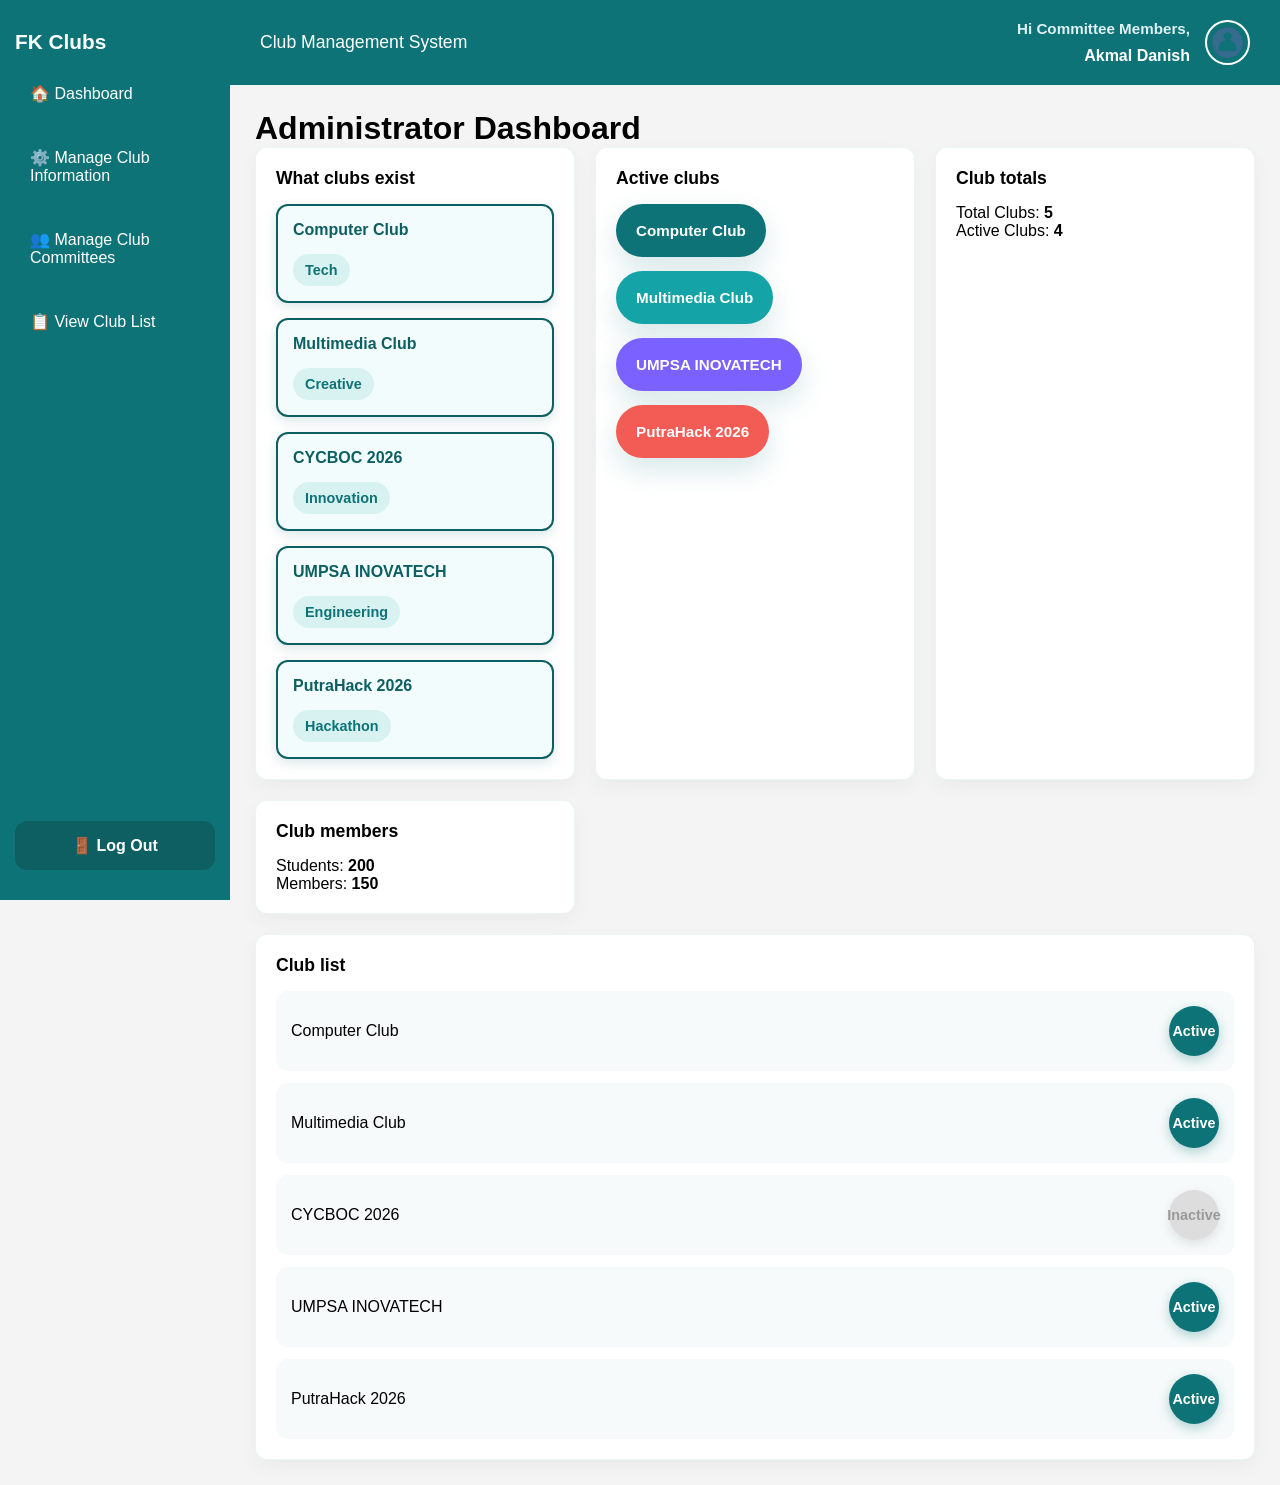
<file: index.html>
<!DOCTYPE html>
<html lang="en">
<head>
<meta charset="UTF-8">
<meta name="viewport" content="width=device-width, initial-scale=1.0">
<title>Club Management</title>
<link rel="stylesheet" href="styles.css">
</head>
<body>

<div class="layout">

<!-- SIDEBAR -->
<div class="sidebar">
    <h2>FK Clubs</h2>

    <a onclick="showPage('dashboard')">🏠 Dashboard</a>
    <a onclick="showPage('manageClub')">⚙️ Manage Club Information</a>
    <a onclick="showPage('committee')">👥 Manage Club Committees</a>
    <a onclick="showPage('clubList')">📋 View Club List</a>
    <button class="logout-btn" onclick="logout()">🚪 Log Out</button>
</div>

<!-- MAIN -->
<div class="main">

<div class="topbar">
    <span>Club Management System</span>
    <div class="user-info">
        <div class="user-text">
            <span class="greeting">Hi Committee Members,</span>
            <strong>Akmal Danish</strong>
        </div>
        <img src="profile.png" class="avatar">
    </div>
</div>

<!-- DASHBOARD -->
<div id="dashboard" class="page">
    <h1>Administrator Dashboard</h1>

    <div class="dashboard-list">
        <div class="dashboard-box">
            <h3>What clubs exist</h3>
            <div class="club-grid">
                <div class="club-item">
                    <strong>Computer Club</strong>
                    <span class="club-tag">Tech</span>
                </div>
                <div class="club-item">
                    <strong>Multimedia Club</strong>
                    <span class="club-tag">Creative</span>
                </div>
                <div class="club-item">
                    <strong>CYCBOC 2026</strong>
                    <span class="club-tag">Innovation</span>
                </div>
                <div class="club-item">
                    <strong>UMPSA INOVATECH</strong>
                    <span class="club-tag">Engineering</span>
                </div>
                <div class="club-item">
                    <strong>PutraHack 2026</strong>
                    <span class="club-tag">Hackathon</span>
                </div>
            </div>
        </div>
        <div class="dashboard-box">
            <h3>Active clubs</h3>
            <div class="active-clubs-grid">
                <span class="active-club badge-blue">Computer Club</span>
                <span class="active-club badge-teal">Multimedia Club</span>
                <span class="active-club badge-purple">UMPSA INOVATECH</span>
                <span class="active-club badge-coral">PutraHack 2026</span>
            </div>
        </div>
        <div class="dashboard-box">
            <h3>Club totals</h3>
            <p>Total Clubs: <strong>5</strong></p>
            <p>Active Clubs: <strong>4</strong></p>
        </div>
        <div class="dashboard-box">
            <h3>Club members</h3>
            <p>Students: <strong>200</strong></p>
            <p>Members: <strong>150</strong></p>
        </div>
    </div>

    <div class="dashboard-box" style="margin-top:20px;">
        <h3>Club list</h3>
        <ul>
            <li><span>Computer Club</span><span class="status-active">Active</span></li>
            <li><span>Multimedia Club</span><span class="status-active">Active</span></li>
            <li><span>CYCBOC 2026</span><span class="status-inactive">Inactive</span></li>
            <li><span>UMPSA INOVATECH</span><span class="status-active">Active</span></li>
            <li><span>PutraHack 2026</span><span class="status-active">Active</span></li>
        </ul>
    </div>
</div>

<!-- MANAGE CLUB -->
<div id="manageClub" class="page hidden">
    <h1>Manage Club Information</h1>

    <div class="card">
        <h3>Create / Update Club</h3>
        <input placeholder="Club Name">
        <input placeholder="Description">
        <input placeholder="Advisor Name">
        <input placeholder="Advisor Email">
        <select>
            <option>Active</option>
            <option>Inactive</option>
        </select>
        <button>Save Club</button>
    </div>

    <div class="card">
        <h3>Club List</h3>
        <table>
            <tr>
                <th>Name</th>
                <th>Advisor</th>
                <th>Status</th>
                <th>Action</th>
            </tr>
            <tr>
                <td>Computer Club</td>
                <td>Dr Ahmad</td>
                <td>Active</td>
                <td><button>Edit</button></td>
            </tr>
        </table>
    </div>
</div>
<!--changes-->
<!-- COMMITTEE -->
<div id="committee" class="page hidden">
    <h1>Manage Club Committees</h1>

    <div class="card">
        <h3>Assign Committee</h3>
        <input placeholder="User ID">
        <input placeholder="Club ID">

        <select>
            <option>President</option>
            <option>Vice President</option>
            <option>Secretary</option>
            <option>Treasurer</option>
        </select>

        <button>Assign</button>
    </div>

    <div class="card">
        <h3>Committee List</h3>
        <table>
            <tr>
                <th>Name</th>
                <th>Club</th>
                <th>Position</th>
            </tr>
            <tr>
                <td>Ali</td>
                <td>Computer Club</td>
                <td>President</td>
            </tr>
        </table>
    </div>
</div>

<!-- CLUB LIST -->
<div id="clubList" class="page hidden">
    <h1>Club List</h1>

    <div class="grid">
        <div class="card">
            <h3>Computer Club</h3>
            <p>Tech activities</p>
            <p>Advisor: Dr Ahmad</p>
        </div>

        <div class="card">
            <h3>Multimedia Club</h3>
            <p>Design & media</p>
            <p>Advisor: Dr Siti</p>
        </div>

        <div class="card">
            <h3>CYCBOC 2026</h3>
            <p>Gaming</p>
            <p>Advisor: Dr. Azhar Harun</p>
        </div>

        <div class="card">
            <h3>UMPSA INOVATECH</h3>
            <p>Tech Activities</p>
            <p>Advisor: Dr. Amalin</p>
        </div>

        <div class="card">
            <h3>PutraHack 2026</h3>
            <p>Hacking Competition</p>
            <p>Advisor: Ts. Dr. Mohamad Akmal</p>
        </div>
    </div>
</div>

</div>
</div>

<script>
function showPage(pageId){
    const pages = document.querySelectorAll('.page');
    pages.forEach(p => p.classList.add('hidden'));

    document.getElementById(pageId).classList.remove('hidden');
}
</script>

</body>
</html>
</file>
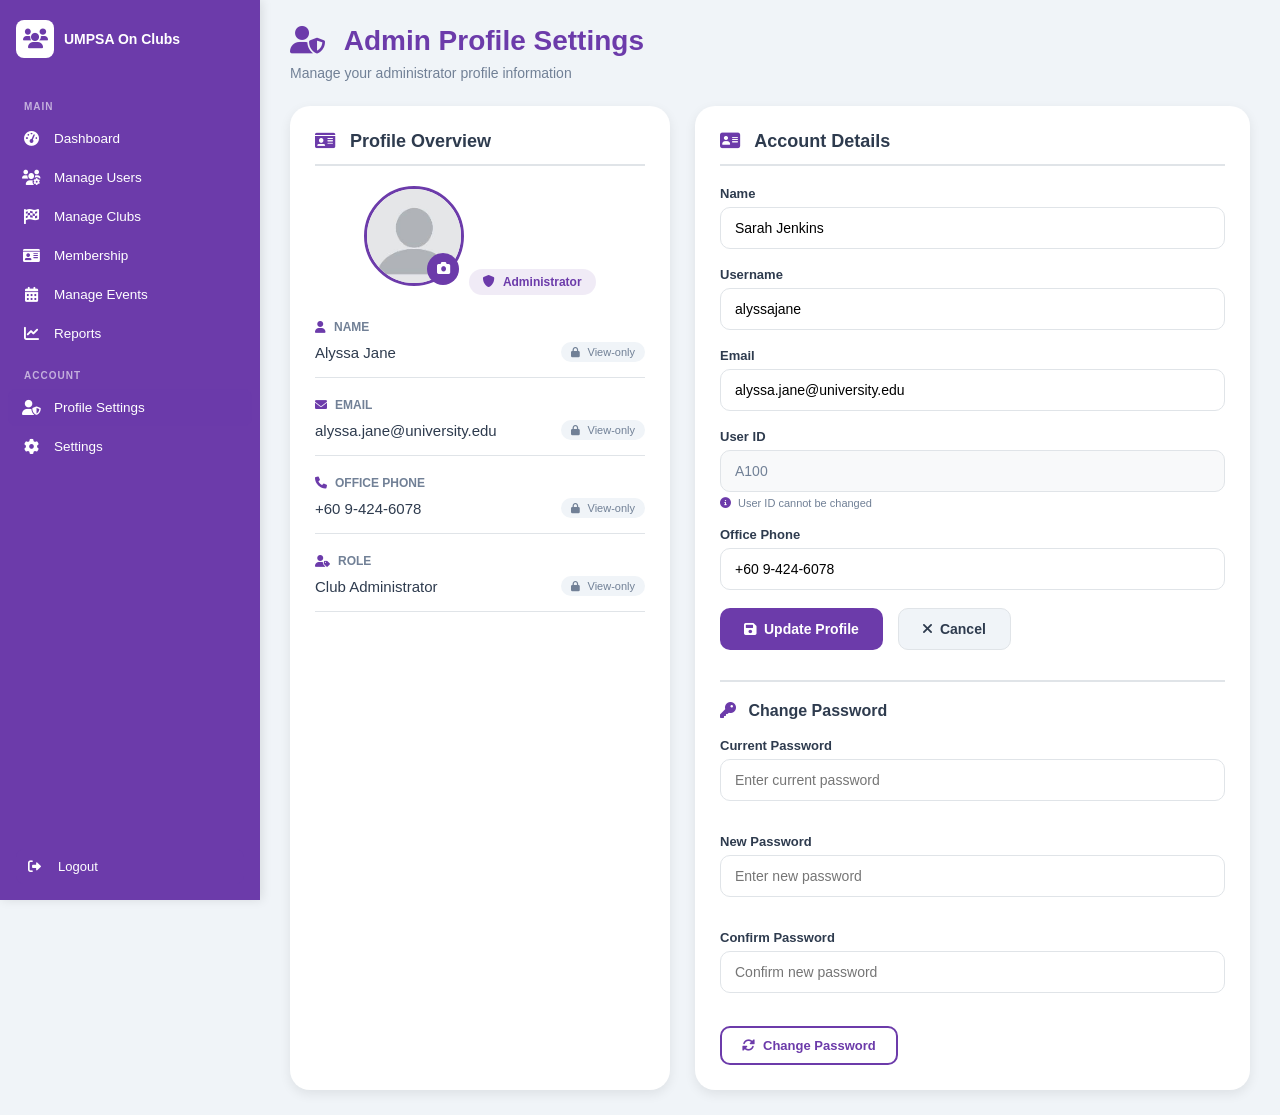
<file: adminProfile.html>
<!DOCTYPE html>
<html lang="en">
<head>
    <meta charset="UTF-8">
    <meta name="viewport" content="width=device-width, initial-scale=1.0">
    <title>Admin Profile Settings - UMPSA On Clubs</title>
    <link rel="stylesheet" href="adminProfile.css">
    <link rel="stylesheet" href="https://cdnjs.cloudflare.com/ajax/libs/font-awesome/6.0.0/css/all.min.css">
</head>
<body>
    <div class="container">
        <!-- Sidebar - ADMINISTRATOR VERSION -->
        <aside class="sidebar">
            <div class="sidebar__brand">
                <div class="sidebar__logo">
                    <i class="fas fa-users"></i>
                </div>
                <span class="sidebar__brand-name">UMPSA On Clubs</span>
            </div>

            <nav class="sidebar__nav">
                <div class="sidebar__section-label">MAIN</div>
                
                <a href="#" class="sidebar__item">
                    <span class="sidebar__icon"><i class="fas fa-tachometer-alt"></i></span>
                    <span>Dashboard</span>
                </a>
                
                <a href="#" class="sidebar__item">
                    <span class="sidebar__icon"><i class="fas fa-users-cog"></i></span>
                    <span>Manage Users</span>
                </a>
                
                <a href="#" class="sidebar__item">
                    <span class="sidebar__icon"><i class="fas fa-flag-checkered"></i></span>
                    <span>Manage Clubs</span>
                </a>
                
                <a href="membership_admin.html" class="sidebar__item">
                    <span class="sidebar__icon"><i class="fas fa-id-card"></i></span>
                    <span>Membership</span>
                </a>
                
                <a href="#" class="sidebar__item">
                    <span class="sidebar__icon"><i class="fas fa-calendar-alt"></i></span>
                    <span>Manage Events</span>
                </a>
                
                <a href="#" class="sidebar__item">
                    <span class="sidebar__icon"><i class="fas fa-chart-line"></i></span>
                    <span>Reports</span>
                </a>
                
                <div class="sidebar__section-label">ACCOUNT</div>
                
                <a href="admin_profile.html" class="sidebar__item active">
                    <span class="sidebar__icon"><i class="fas fa-user-shield"></i></span>
                    <span>Profile Settings</span>
                </a>
                
                <a href="#" class="sidebar__item">
                    <span class="sidebar__icon"><i class="fas fa-cog"></i></span>
                    <span>Settings</span>
                </a>
            </nav>

            <div class="sidebar__footer">
                <a href="login.html" class="sidebar__logout">
                    <i class="fas fa-sign-out-alt"></i> Logout
                </a>
            </div>
        </aside>

        <!-- Main Content -->
        <main class="main-content">
            <div class="profile-container">
                <!-- Page Header -->
                <div class="page-header">
                    <h1><i class="fas fa-user-shield"></i> Admin Profile Settings</h1>
                    <p>Manage your administrator profile information</p>
                </div>

                <!-- Two Column Layout -->
                <div class="profile-layout">
                    <!-- Left Column - Profile Overview -->
                    <div class="profile-overview">
                        <div class="section-header">
                            <h2><i class="fas fa-id-card"></i> Profile Overview</h2>
                        </div>

                        <!-- Avatar Section -->
                        <div class="avatar-section">
                            <div class="avatar-wrapper">
                                <img src="images.jpg" alt="Admin Avatar" class="admin-avatar">
                                <button class="change-avatar-btn"><i class="fas fa-camera"></i></button>
                            </div>
                            <div class="admin-role-badge">
                                <i class="fas fa-shield-alt"></i> Administrator
                            </div>
                        </div>

                        <!-- Profile Info Fields (View Only) -->
                        <div class="info-field">
                            <label><i class="fas fa-user"></i> Name</label>
                            <div class="field-value">
                                <span>Alyssa Jane</span>
                                <span class="view-only-badge"><i class="fas fa-lock"></i> View-only</span>
                            </div>
                        </div>

                        <div class="info-field">
                            <label><i class="fas fa-envelope"></i> Email</label>
                            <div class="field-value">
                                <span>alyssa.jane@university.edu</span>
                                <span class="view-only-badge"><i class="fas fa-lock"></i> View-only</span>
                            </div>
                        </div>

                        <div class="info-field">
                            <label><i class="fas fa-phone"></i> Office Phone</label>
                            <div class="field-value">
                                <span>+60 9-424-6078</span>
                                <span class="view-only-badge"><i class="fas fa-lock"></i> View-only</span>
                            </div>
                        </div>

                        <div class="info-field">
                            <label><i class="fas fa-user-tag"></i> Role</label>
                            <div class="field-value">
                                <span>Club Administrator</span>
                                <span class="view-only-badge"><i class="fas fa-lock"></i> View-only</span>
                            </div>
                        </div>
                    </div>

                    <!-- Right Column - Account Details -->
                    <div class="account-details">
                        <div class="section-header">
                            <h2><i class="fas fa-address-card"></i> Account Details</h2>
                        </div>

                        <form class="profile-form" id="profileForm">
                            <div class="form-group">
                                <label for="name">Name</label>
                                <input type="text" id="name" name="name" value="Sarah Jenkins" required>
                            </div>

                            <div class="form-group">
                                <label for="username">Username</label>
                                <input type="text" id="username" name="username" value="alyssajane" required>
                            </div>

                            <div class="form-group">
                                <label for="email">Email</label>
                                <input type="email" id="email" name="email" value="alyssa.jane@university.edu" required>
                            </div>

                            <div class="form-group">
                                <label for="user_id">User ID</label>
                                <input type="text" id="user_id" name="user_id" value="A100" readonly>
                                <small class="readonly-note"><i class="fas fa-info-circle"></i> User ID cannot be changed</small>
                            </div>

                            <div class="form-group">
                                <label for="office_phone">Office Phone</label>
                                <input type="tel" id="office_phone" name="office_phone" value="+60 9-424-6078" required>
                            </div>

                            <div class="form-actions">
                                <button type="submit" class="update-btn">
                                    <i class="fas fa-save"></i> Update Profile
                                </button>
                                <button type="reset" class="cancel-btn">
                                    <i class="fas fa-times"></i> Cancel
                                </button>
                            </div>
                        </form>

                        <!-- Change Password Section -->
                        <div class="change-password-section">
                            <h3><i class="fas fa-key"></i> Change Password</h3>
                            <div class="password-form">
                                <div class="form-group">
                                    <label for="current_password">Current Password</label>
                                    <input type="password" id="current_password" placeholder="Enter current password">
                                </div>
                                <div class="form-group">
                                    <label for="new_password">New Password</label>
                                    <input type="password" id="new_password" placeholder="Enter new password">
                                </div>
                                <div class="form-group">
                                    <label for="confirm_password">Confirm Password</label>
                                    <input type="password" id="confirm_password" placeholder="Confirm new password">
                                </div>
                                <button type="button" class="change-password-btn">
                                    <i class="fas fa-sync-alt"></i> Change Password
                                </button>
                            </div>
                        </div>
                    </div>
                </div>
            </div>
        </main>
    </div>

    <script>
        // Update Profile Form Submission
        document.getElementById('profileForm').addEventListener('submit', function(e) {
            e.preventDefault();
            alert('Profile updated successfully!');
        });

        // Cancel Button
        document.querySelector('.cancel-btn').addEventListener('click', function(e) {
            e.preventDefault();
            if (confirm('Are you sure you want to discard all changes?')) {
                document.getElementById('profileForm').reset();
                alert('Changes discarded.');
            }
        });

        // Change Password
        document.querySelector('.change-password-btn').addEventListener('click', function() {
            const current = document.getElementById('current_password').value;
            const newPass = document.getElementById('new_password').value;
            const confirm = document.getElementById('confirm_password').value;

            if (!current || !newPass || !confirm) {
                alert('Please fill in all password fields.');
                return;
            }

            if (newPass !== confirm) {
                alert('New password and confirm password do not match.');
                return;
            }

            if (newPass.length < 6) {
                alert('Password must be at least 6 characters long.');
                return;
            }

            alert('Password changed successfully!');
            document.getElementById('current_password').value = '';
            document.getElementById('new_password').value = '';
            document.getElementById('confirm_password').value = '';
        });

        // Change Avatar
        document.querySelector('.change-avatar-btn').addEventListener('click', function() {
            alert('Change avatar functionality will be available soon.');
        });
    </script>
</body>
</html>
</file>
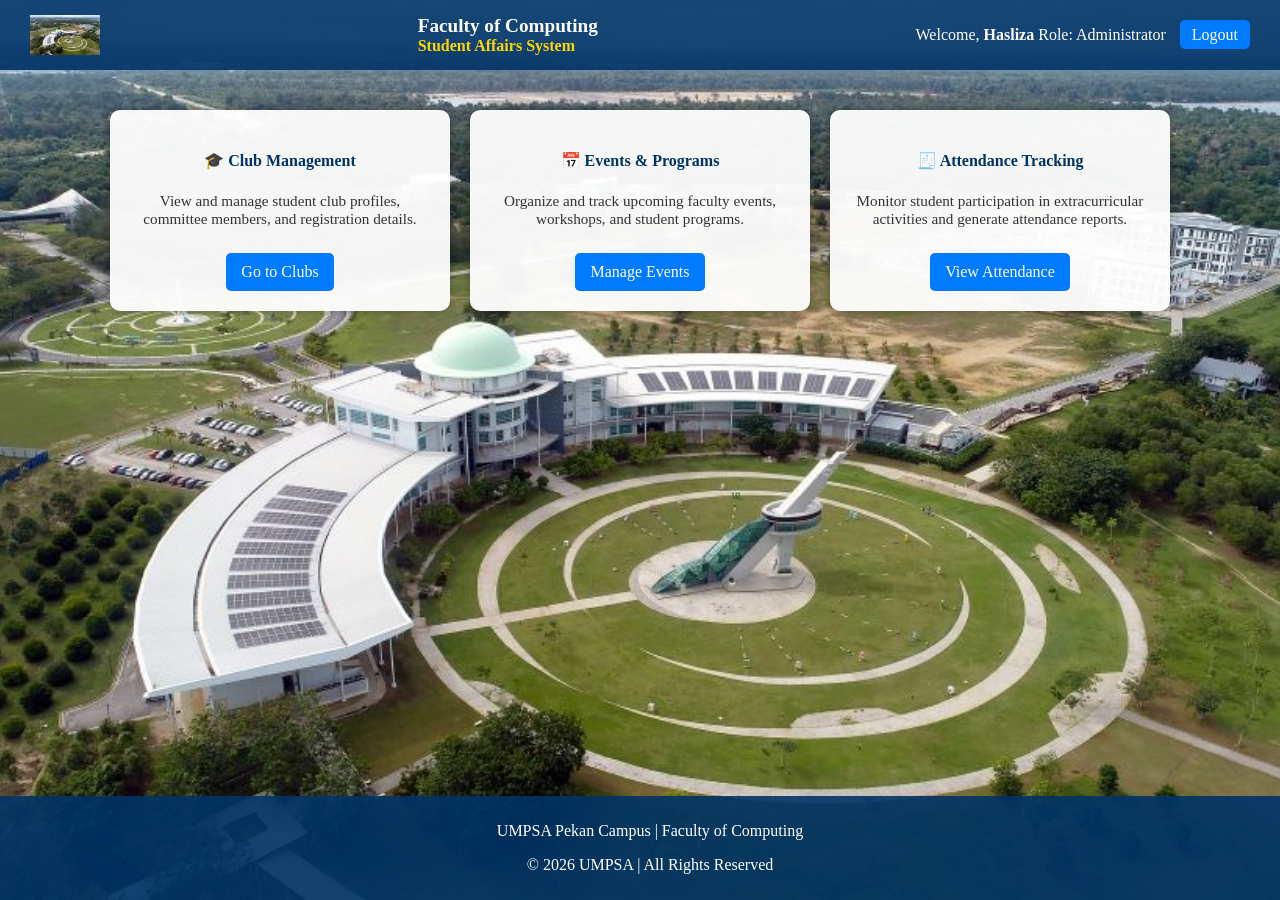
<file: dashboard.html>
<!DOCTYPE html>
<html lang="en">
<head>
  <meta charset="UTF-8">
  <meta name="viewport" content="width=device-width, initial-scale=1.0">
  <title>UMPSA Student Affairs Dashboard</title>
  <link rel="stylesheet" href="dashboard.css">
</head>
<body class="dashboard-bg">
  <header class="dashboard-header">
    <img src="UMPSA Solar_0.jpg" alt="UMPSA Logo" class="logo">
    <div class="header-text">
      <h2>Faculty of Computing</h2>
      <h3>Student Affairs System</h3>
    </div>
    <div class="user-info">
      <span id="username-display">Welcome, <strong>Hasliza</strong></span>
      <span id="role-display">Role: Administrator</span>
      <a href="index.html" class="logout-btn">Logout</a>
    </div>
  </header>

  <main class="dashboard-content">
    <section class="card">
      <h4>🎓 Club Management</h4>
      <p>View and manage student club profiles, committee members, and registration details.</p>
      <a href="#" class="btn">Go to Clubs</a>
    </section>

    <section class="card">
      <h4>📅 Events & Programs</h4>
      <p>Organize and track upcoming faculty events, workshops, and student programs.</p>
      <a href="#" class="btn">Manage Events</a>
    </section>

    <section class="card">
      <h4>🧾 Attendance Tracking</h4>
      <p>Monitor student participation in extracurricular activities and generate attendance reports.</p>
      <a href="#" class="btn">View Attendance</a>
    </section>
  </main>

  <footer class="dashboard-footer">
    <p>UMPSA Pekan Campus | Faculty of Computing</p>
    <p>© 2026 UMPSA | All Rights Reserved</p>
  </footer>
</body>
</html>
</file>
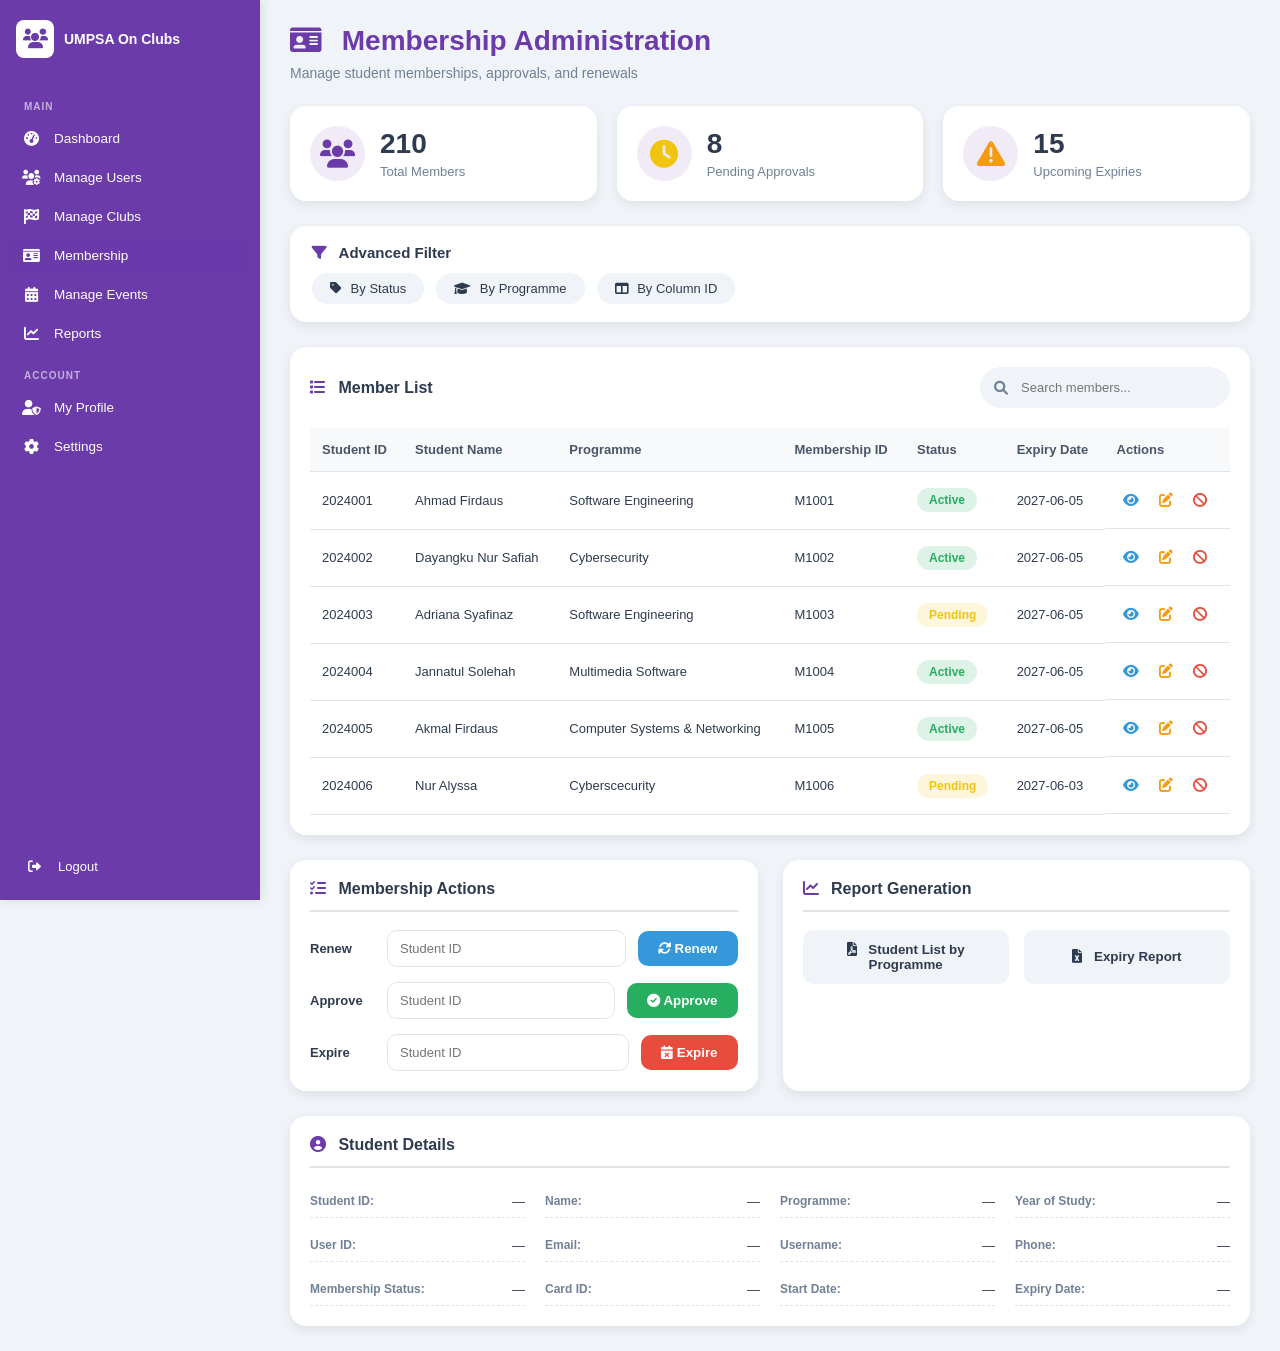
<file: editprofileAdmin.html>
<!DOCTYPE html>
<html lang="en">
<head>
    <meta charset="UTF-8">
    <meta name="viewport" content="width=device-width, initial-scale=1.0">
    <title>Membership Administration - UMPSA On Clubs</title>
    <link rel="stylesheet" href="editprofileAdmin.css">
    <link rel="stylesheet" href="https://cdnjs.cloudflare.com/ajax/libs/font-awesome/6.0.0/css/all.min.css">
</head>
<body>
    <div class="container">
        <!-- Sidebar - ADMINISTRATOR VERSION -->
        <aside class="sidebar">
            <div class="sidebar__brand">
                <div class="sidebar__logo">
                    <i class="fas fa-users"></i>
                </div>
                <span class="sidebar__brand-name">UMPSA On Clubs</span>
            </div>

            <nav class="sidebar__nav">
                <div class="sidebar__section-label">MAIN</div>
                
                <a href="dashboard.html" class="sidebar__item">
                    <span class="sidebar__icon"><i class="fas fa-tachometer-alt"></i></span>
                    <span>Dashboard</span>
                </a>
                
                <a href="#" class="sidebar__item">
                    <span class="sidebar__icon"><i class="fas fa-users-cog"></i></span>
                    <span>Manage Users</span>
                </a>
                
                <a href="#" class="sidebar__item">
                    <span class="sidebar__icon"><i class="fas fa-flag-checkered"></i></span>
                    <span>Manage Clubs</span>
                </a>
                
                <a href="membership_admin.html" class="sidebar__item active">
                    <span class="sidebar__icon"><i class="fas fa-id-card"></i></span>
                    <span>Membership</span>
                </a>
                
                <a href="#" class="sidebar__item">
                    <span class="sidebar__icon"><i class="fas fa-calendar-alt"></i></span>
                    <span>Manage Events</span>
                </a>
                
                <a href="#" class="sidebar__item">
                    <span class="sidebar__icon"><i class="fas fa-chart-line"></i></span>
                    <span>Reports</span>
                </a>
                
                <div class="sidebar__section-label">ACCOUNT</div>
                
                <a href="edit_profile.html" class="sidebar__item">
                    <span class="sidebar__icon"><i class="fas fa-user-shield"></i></span>
                    <span>My Profile</span>
                </a>
                
                <a href="#" class="sidebar__item">
                    <span class="sidebar__icon"><i class="fas fa-cog"></i></span>
                    <span>Settings</span>
                </a>
            </nav>

            <div class="sidebar__footer">
                <a href="login.html" class="sidebar__logout">
                    <i class="fas fa-sign-out-alt"></i> Logout
                </a>
            </div>
        </aside>

        <!-- Main Content -->
        <main class="main-content">
            <div class="membership-container">
                <!-- Page Header -->
                <div class="page-header">
                    <h1><i class="fas fa-id-card"></i> Membership Administration</h1>
                    <p>Manage student memberships, approvals, and renewals</p>
                </div>

                <!-- Stats Cards -->
                <div class="stats-grid">
                    <div class="stat-card">
                        <div class="stat-icon">
                            <i class="fas fa-users"></i>
                        </div>
                        <div class="stat-info">
                            <h3>210</h3>
                            <p>Total Members</p>
                        </div>
                    </div>
                    <div class="stat-card pending">
                        <div class="stat-icon">
                            <i class="fas fa-clock"></i>
                        </div>
                        <div class="stat-info">
                            <h3>8</h3>
                            <p>Pending Approvals</p>
                        </div>
                    </div>
                    <div class="stat-card warning">
                        <div class="stat-icon">
                            <i class="fas fa-exclamation-triangle"></i>
                        </div>
                        <div class="stat-info">
                            <h3>15</h3>
                            <p>Upcoming Expiries</p>
                        </div>
                    </div>
                </div>

                <!-- Filters -->
                <div class="filters-section">
                    <h3><i class="fas fa-filter"></i> Advanced Filter</h3>
                    <div class="filter-buttons">
                        <button class="filter-btn"><i class="fas fa-tag"></i> By Status</button>
                        <button class="filter-btn"><i class="fas fa-graduation-cap"></i> By Programme</button>
                        <button class="filter-btn"><i class="fas fa-columns"></i> By Column ID</button>
                    </div>
                </div>

                <!-- Members Table -->
                <div class="table-container">
                    <div class="table-header">
                        <h3><i class="fas fa-list"></i> Member List</h3>
                        <div class="table-search">
                            <i class="fas fa-search"></i>
                            <input type="text" placeholder="Search members...">
                        </div>
                    </div>
                    
                    <div class="table-responsive">
                        <table class="members-table">
                            <thead>
                                <tr>
                                    <th>Student ID</th>
                                    <th>Student Name</th>
                                    <th>Programme</th>
                                    <th>Membership ID</th>
                                    <th>Status</th>
                                    <th>Expiry Date</th>
                                    <th>Actions</th>
                                </tr>
                            </thead>
                            <tbody>
                                <tr>
                                    <td>2024001</td>
                                    <td>Ahmad Firdaus</td>
                                    <td>Software Engineering</td>
                                    <td>M1001</td>
                                    <td><span class="status active">Active</span></td>
                                    <td>2027-06-05</td>
                                    <td class="actions">
                                        <button class="action-btn view" title="View"><i class="fas fa-eye"></i></button>
                                        <button class="action-btn edit" title="Edit"><i class="fas fa-edit"></i></button>
                                        <button class="action-btn deactivate" title="Deactivate"><i class="fas fa-ban"></i></button>
                                    </td>
                                </tr>
                                <tr>
                                    <td>2024002</td>
                                    <td>Dayangku Nur Safiah</td>
                                    <td>Cybersecurity</td>
                                    <td>M1002</td>
                                    <td><span class="status active">Active</span></td>
                                    <td>2027-06-05</td>
                                    <td class="actions">
                                        <button class="action-btn view" title="View"><i class="fas fa-eye"></i></button>
                                        <button class="action-btn edit" title="Edit"><i class="fas fa-edit"></i></button>
                                        <button class="action-btn deactivate" title="Deactivate"><i class="fas fa-ban"></i></button>
                                    </td>
                                </tr>
                                <tr>
                                    <td>2024003</td>
                                    <td>Adriana Syafinaz</td>
                                    <td>Software Engineering</td>
                                    <td>M1003</td>
                                    <td><span class="status pending">Pending</span></td>
                                    <td>2027-06-05</td>
                                    <td class="actions">
                                        <button class="action-btn view" title="View"><i class="fas fa-eye"></i></button>
                                        <button class="action-btn edit" title="Edit"><i class="fas fa-edit"></i></button>
                                        <button class="action-btn deactivate" title="Deactivate"><i class="fas fa-ban"></i></button>
                                    </td>
                                </tr>
                                <tr>
                                    <td>2024004</td>
                                    <td>Jannatul Solehah</td>
                                    <td>Multimedia Software</td>
                                    <td>M1004</td>
                                    <td><span class="status active">Active</span></td>
                                    <td>2027-06-05</td>
                                    <td class="actions">
                                        <button class="action-btn view" title="View"><i class="fas fa-eye"></i></button>
                                        <button class="action-btn edit" title="Edit"><i class="fas fa-edit"></i></button>
                                        <button class="action-btn deactivate" title="Deactivate"><i class="fas fa-ban"></i></button>
                                    </td>
                                </tr>
                                <tr>
                                    <td>2024005</td>
                                    <td>Akmal Firdaus</td>
                                    <td>Computer Systems & Networking</td>
                                    <td>M1005</td>
                                    <td><span class="status active">Active</span></td>
                                    <td>2027-06-05</td>
                                    <td class="actions">
                                        <button class="action-btn view" title="View"><i class="fas fa-eye"></i></button>
                                        <button class="action-btn edit" title="Edit"><i class="fas fa-edit"></i></button>
                                        <button class="action-btn deactivate" title="Deactivate"><i class="fas fa-ban"></i></button>
                                    </td>
                                </tr>
                                <tr>
                                    <td>2024006</td>
                                    <td>Nur Alyssa</td>
                                    <td>Cyberscecurity</td>
                                    <td>M1006</td>
                                    <td><span class="status pending">Pending</span></td>
                                    <td>2027-06-03</td>
                                    <td class="actions">
                                        <button class="action-btn view" title="View"><i class="fas fa-eye"></i></button>
                                        <button class="action-btn edit" title="Edit"><i class="fas fa-edit"></i></button>
                                        <button class="action-btn deactivate" title="Deactivate"><i class="fas fa-ban"></i></button>
                                    </td>
                                </tr>
                                     </td>
                                </tr>
                            </tbody>
                        </table>
                    </div>
                </div>

                <!-- Membership Actions & Report Section -->
                <div class="actions-grid">
                    <!-- Membership Actions -->
                    <div class="action-card">
                        <h3><i class="fas fa-tasks"></i> Membership Actions</h3>
                        <div class="action-buttons">
                            <div class="action-input-group">
                                <label>Renew</label>
                                <input type="text" placeholder="Student ID">
                                <button class="renew-btn"><i class="fas fa-sync-alt"></i> Renew</button>
                            </div>
                            <div class="action-input-group">
                                <label>Approve</label>
                                <input type="text" placeholder="Student ID">
                                <button class="approve-btn"><i class="fas fa-check-circle"></i> Approve</button>
                            </div>
                            <div class="action-input-group">
                                <label>Expire</label>
                                <input type="text" placeholder="Student ID">
                                <button class="expire-btn"><i class="fas fa-calendar-times"></i> Expire</button>
                            </div>
                        </div>
                    </div>

                    <!-- Report Generation -->
                    <div class="action-card">
                        <h3><i class="fas fa-chart-line"></i> Report Generation</h3>
                        <div class="report-buttons">
                            <button class="report-btn"><i class="fas fa-file-pdf"></i> Student List by Programme</button>
                            <button class="report-btn"><i class="fas fa-file-excel"></i> Expiry Report</button>
                        </div>
                    </div>

                    <!-- Student Details Panel -->
                    <div class="action-card student-details-card">
                        <h3><i class="fas fa-user-circle"></i> Student Details</h3>
                        <div class="student-details-grid">
                            <div class="detail-field"><span>Student ID:</span> <span class="detail-value">—</span></div>
                            <div class="detail-field"><span>Name:</span> <span class="detail-value">—</span></div>
                            <div class="detail-field"><span>Programme:</span> <span class="detail-value">—</span></div>
                            <div class="detail-field"><span>Year of Study:</span> <span class="detail-value">—</span></div>
                            <div class="detail-field"><span>User ID:</span> <span class="detail-value">—</span></div>
                            <div class="detail-field"><span>Email:</span> <span class="detail-value">—</span></div>
                            <div class="detail-field"><span>Username:</span> <span class="detail-value">—</span></div>
                            <div class="detail-field"><span>Phone:</span> <span class="detail-value">—</span></div>
                            <div class="detail-field"><span>Membership Status:</span> <span class="detail-value">—</span></div>
                            <div class="detail-field"><span>Card ID:</span> <span class="detail-value">—</span></div>
                            <div class="detail-field"><span>Start Date:</span> <span class="detail-value">—</span></div>
                            <div class="detail-field"><span>Expiry Date:</span> <span class="detail-value">—</span></div>
                        </div>
                    </div>
                </div>
            </div>
        </main>
    </div>

    <script>
        // View student details when clicking view button
        document.querySelectorAll('.action-btn.view').forEach(btn => {
            btn.addEventListener('click', function() {
                const row = this.closest('tr');
                const studentId = row.cells[0].textContent;
                const studentName = row.cells[1].textContent;
                const programme = row.cells[2].textContent;
                const membershipId = row.cells[3].textContent;
                const status = row.cells[4].querySelector('.status').textContent;
                const expiryDate = row.cells[5].textContent;

                // Update student details panel
                const details = document.querySelectorAll('.detail-value');
                details[0].textContent = studentId;
                details[1].textContent = studentName;
                details[2].textContent = programme;
                details[4].textContent = membershipId;
                details[8].textContent = status;
                details[11].textContent = expiryDate;
                
                // Scroll to details panel
                document.querySelector('.student-details-card').scrollIntoView({ behavior: 'smooth' });
            });
        });

        // Confirm deactivate actions
        document.querySelectorAll('.action-btn.deactivate').forEach(btn => {
            btn.addEventListener('click', function() {
                if (confirm('Are you sure you want to deactivate this member?')) {
                    alert('Member deactivated successfully!');
                }
            });
        });

        // Renew button
        document.querySelector('.renew-btn').addEventListener('click', function() {
            const studentId = this.parentElement.querySelector('input').value;
            if (studentId) {
                alert(`Renewal initiated for Student ID: ${studentId}`);
            } else {
                alert('Please enter Student ID');
            }
        });

        // Approve button
        document.querySelector('.approve-btn').addEventListener('click', function() {
            const studentId = this.parentElement.querySelector('input').value;
            if (studentId) {
                alert(`Membership approved for Student ID: ${studentId}`);
            } else {
                alert('Please enter Student ID');
            }
        });

        // Expire button
        document.querySelector('.expire-btn').addEventListener('click', function() {
            const studentId = this.parentElement.querySelector('input').value;
            if (studentId) {
                alert(`Membership expired for Student ID: ${studentId}`);
            } else {
                alert('Please enter Student ID');
            }
        });

        // Report buttons
        document.querySelectorAll('.report-btn').forEach(btn => {
            btn.addEventListener('click', function() {
                alert(`Generating ${this.textContent.trim()}...`);
            });
        });

        // Search functionality
        document.querySelector('.table-search input').addEventListener('keyup', function() {
            const searchTerm = this.value.toLowerCase();
            const rows = document.querySelectorAll('.members-table tbody tr');
            
            rows.forEach(row => {
                const text = row.textContent.toLowerCase();
                row.style.display = text.includes(searchTerm) ? '' : 'none';
            });
        });
    </script>
</body>
</html>
</file>
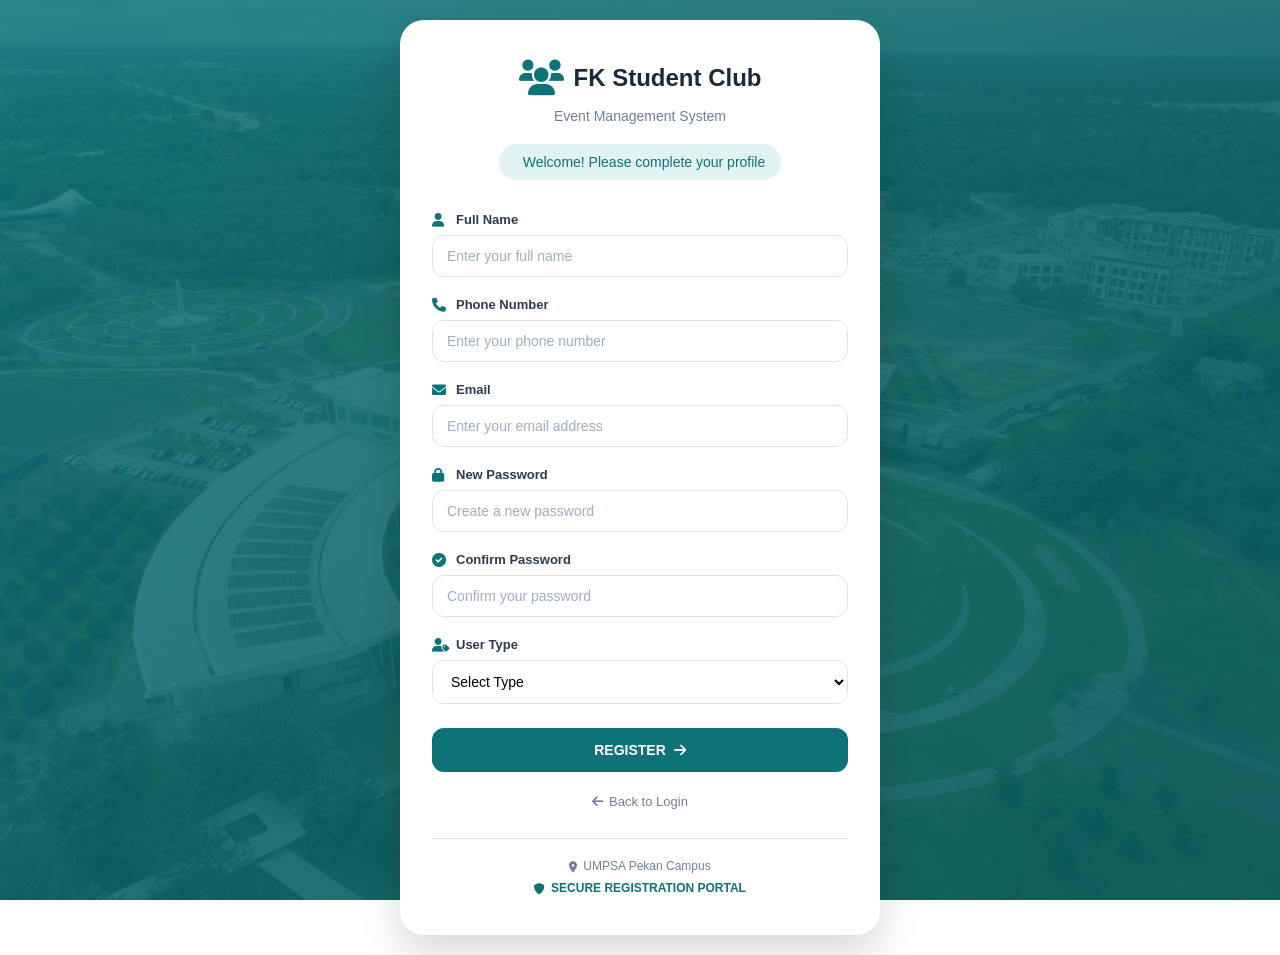
<file: firstTimelogin.html>
<!DOCTYPE html>
<html lang="en">
<head>
    <meta charset="UTF-8">
    <meta name="viewport" content="width=device-width, initial-scale=1.0">
    <title>First Time Login - FK Student Club</title>
    <link rel="stylesheet" href="firstTimelogin.css">
    <link rel="stylesheet" href="https://cdnjs.cloudflare.com/ajax/libs/font-awesome/6.0.0/css/all.min.css">
</head>
<body>
    <div class="login-container">
        <div class="login-card">
            <div class="login-header">
                <div class="logo">
                    <i class="fas fa-users"></i>
                    <h1>FK Student Club</h1>
                </div>
                <p class="subtitle">Event Management System</p>
                <div class="welcome-text">
                    <i class="fas fa-hand-wave"></i>
                    <span>Welcome! Please complete your profile</span>
                </div>
            </div>

            <form class="login-form" id="firstTimeForm">
                <!-- Full Name -->
                <div class="input-group">
                    <label for="fullname">
                        <i class="fas fa-user"></i>
                        Full Name
                    </label>
                    <input type="text" id="fullname" name="fullname" placeholder="Enter your full name" required>
                </div>

                <!-- Phone Number -->
                <div class="input-group">
                    <label for="phone">
                        <i class="fas fa-phone"></i>
                        Phone Number
                    </label>
                    <input type="tel" id="phone" name="phone" placeholder="Enter your phone number" required>
                </div>

                <!-- Email -->
                <div class="input-group">
                    <label for="email">
                        <i class="fas fa-envelope"></i>
                        Email
                    </label>
                    <input type="email" id="email" name="email" placeholder="Enter your email address" required>
                </div>

                <!-- New Password -->
                <div class="input-group">
                    <label for="password">
                        <i class="fas fa-lock"></i>
                        New Password
                    </label>
                    <input type="password" id="password" name="password" placeholder="Create a new password" required>
                </div>

                <!-- Confirm Password -->
                <div class="input-group">
                    <label for="confirm_password">
                        <i class="fas fa-check-circle"></i>
                        Confirm Password
                    </label>
                    <input type="password" id="confirm_password" name="confirm_password" placeholder="Confirm your password" required>
                </div>

                <!-- User Type -->
                <div class="input-group">
                    <label for="user_type">
                        <i class="fas fa-user-tag"></i>
                        User Type
                    </label>
                    <select id="user_type" name="user_type" required>
                        <option value="" disabled selected>Select Type</option>
                        <option value="student">Student</option>
                        <option value="admin">Administrator</option>
                        <option value="committee">Club Committee</option>
                    </select>
                </div>

                <button type="submit" class="login-btn">
                    <span>REGISTER</span>
                    <i class="fas fa-arrow-right"></i>
                </button>

                <div class="back-link">
                    <a href="login.html">
                        <i class="fas fa-arrow-left"></i> Back to Login
                    </a>
                </div>
            </form>

            <div class="login-footer">
                <p><i class="fas fa-map-marker-alt"></i> UMPSA Pekan Campus</p>
                <p class="secure-text"><i class="fas fa-shield-alt"></i> SECURE REGISTRATION PORTAL</p>
            </div>
        </div>
    </div>

    <script>
        document.getElementById('firstTimeForm').addEventListener('submit', function(e) {
            const password = document.getElementById('password').value;
            const confirm = document.getElementById('confirm_password').value;
            
            if (password !== confirm) {
                e.preventDefault();
                alert('Passwords do not match. Please try again.');
            } else if (password.length < 6) {
                e.preventDefault();
                alert('Password must be at least 6 characters long.');
            }
        });
    </script>
</body>
</html>
</file>
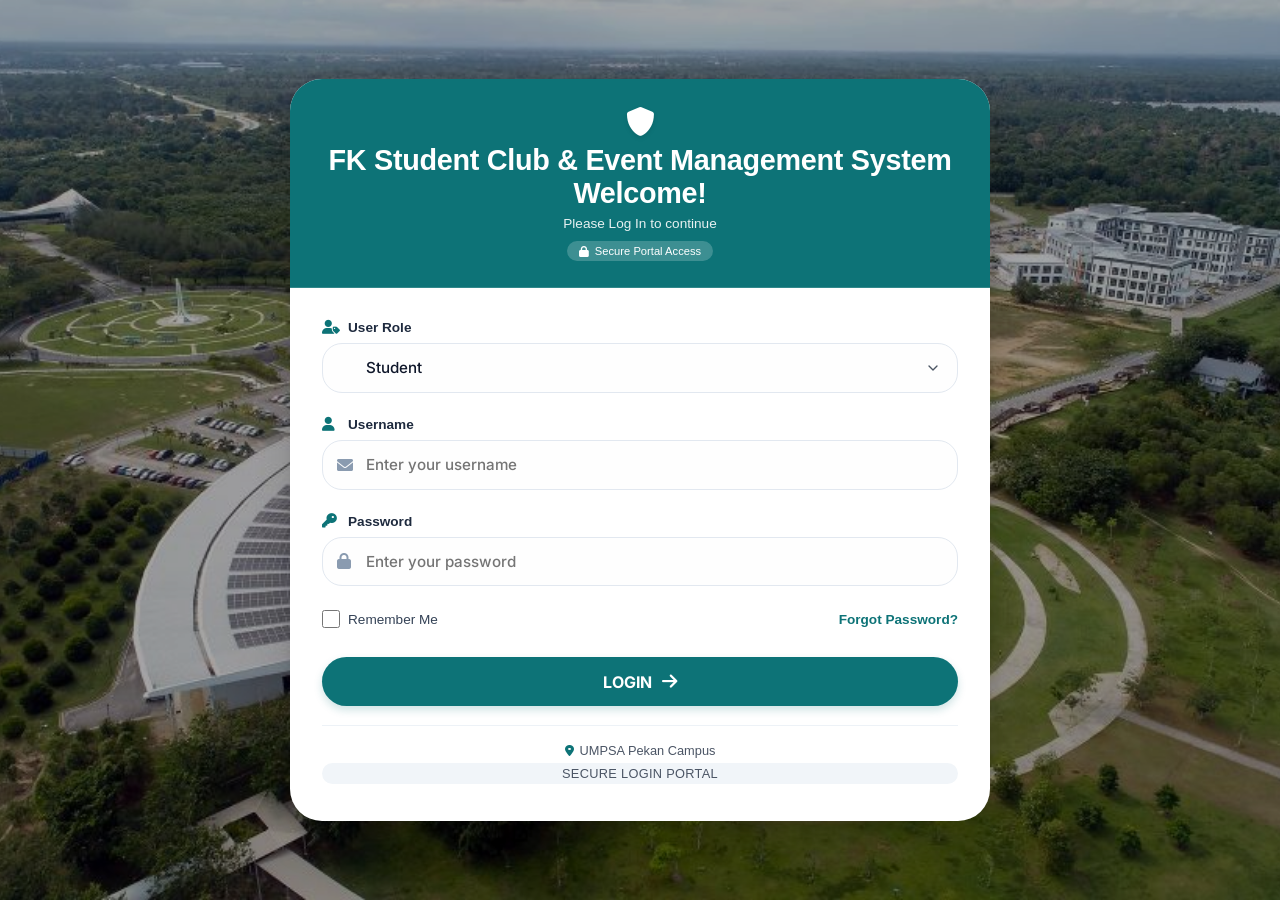
<file: login.html>
<!DOCTYPE html>
<html lang="en">
<head>
    <meta charset="UTF-8">
    <meta name="viewport" content="width=device-width, initial-scale=1.0, user-scalable=yes">
    <title>UMPSA Pekan Campus | Secure Login Portal</title>
    <!-- Google Fonts -->
    <link href="https://fonts.googleapis.com/css2?family=Inter:opsz,wght@14..32,300;14..32,400;14..32,500;14..32,600;14..32,700&display=swap" rel="stylesheet">
    <!-- Font Awesome 6 -->
    <link rel="stylesheet" href="https://cdnjs.cloudflare.com/ajax/libs/font-awesome/6.0.0-beta3/css/all.min.css">
    <!-- External CSS -->
    <link rel="stylesheet" href="login.css">
</head>
<body>
    <div class="login-container">
        <!-- Header with #OD7377 colour (interpreted as #0D7377) -->
        <div class="login-header">
            <h1>
                <i class="fas fa-shield-alt"></i> 
                FK Student Club & Event Management System
                Welcome! 
            </h1>
            <p>Please Log In to continue</p>
            <div class="secure-badge">
                <i class="fas fa-lock"></i> Secure Portal Access
            </div>
        </div>

        <!-- Login Form -->
        <div class="login-form">
            <!-- User Role Dropdown -->
            <div class="input-group">
                <label><i class="fas fa-user-tag"></i> User Role</label>
                <div class="input-field">
                    <i class="fas fa-badge-check input-icon"></i>
                    <select id="userRole" name="userRole">
                        <option value="student">Student</option>
                        <option value="staff">Staff / Faculty</option>
                        <option value="admin">Administrator</option>
                        <option value="alumni">Alumni</option>
                    </select>
                </div>
            </div>

            <!-- Username Field -->
            <div class="input-group">
                <label><i class="fas fa-user"></i> Username</label>
                <div class="input-field">
                    <i class="fas fa-envelope input-icon"></i>
                    <input type="text" id="username" placeholder="Enter your username" autocomplete="username">
                </div>
            </div>

            <!-- Password Field -->
            <div class="input-group">
                <label><i class="fas fa-key"></i> Password</label>
                <div class="input-field">
                    <i class="fas fa-lock input-icon"></i>
                    <input type="password" id="password" placeholder="Enter your password" autocomplete="current-password">
                </div>
            </div>

            <!-- Remember Me & Forgot Password Row -->
            <div class="options-row">
                <label class="checkbox-label">
                    <input type="checkbox" id="rememberMe"> 
                    <span>Remember Me</span>
                </label>
                <a href="#" class="forgot-link" id="forgotPasswordLink">Forgot Password?</a>
            </div>

            <!-- LOGIN Button -->
            <button class="login-btn" id="loginBtn">
                <span>LOGIN</span> <i class="fas fa-arrow-right"></i>
            </button>

            <!-- Campus Portal Info -->
            <div class="campus-footer">
                <p><i class="fas fa-map-marker-alt"></i> UMPSA Pekan Campus</p>
                <p class="secure-text">Secure Login Portal</p>
            </div>
        </div>
    </div>

    <!-- Simple demo interaction script (non-intrusive) -->
    <script>
        (function() {
            const loginButton = document.getElementById('loginBtn');
            const usernameInput = document.getElementById('username');
            const passwordInput = document.getElementById('password');
            const userRoleSelect = document.getElementById('userRole');
            const rememberCheck = document.getElementById('rememberMe');

            // Handle login click with a simple validation alert
            loginButton.addEventListener('click', function(e) {
                e.preventDefault();
                const username = usernameInput.value.trim();
                const password = passwordInput.value.trim();
                const role = userRoleSelect.options[userRoleSelect.selectedIndex]?.text || 'User';
                
                if (!username) {
                    alert('⚠️ Please enter your username.');
                    usernameInput.focus();
                    return;
                }
                if (!password) {
                    alert('⚠️ Please enter your password.');
                    passwordInput.focus();
                    return;
                }
                
                // For demo purposes only – show a success message (simulate login)
                alert(`✅ Welcome ${role}: ${username}\n🔐 Secure login simulation.\n(No actual authentication performed.)`);
                
                // Optional: if "Remember Me" is checked, we could store info, but just visual demo.
                if (rememberCheck.checked) {
                    console.log('Remember Me selected — session persistence would be handled.');
                }
            });
            
            // Forgot password demo interaction
            const forgotLink = document.getElementById('forgotPasswordLink');
            forgotLink.addEventListener('click', function(e) {
                e.preventDefault();
                alert('📧 Password reset link will be sent to your registered email.\nPlease contact IT support if you need assistance.');
            });
            
            // Additional: subtle effect on Enter key press
            const inputs = [usernameInput, passwordInput];
            inputs.forEach(input => {
                input.addEventListener('keypress', function(event) {
                    if (event.key === 'Enter') {
                        event.preventDefault();
                        loginButton.click();
                    }
                });
            });
        })();
    </script>
</body>
</html>
</file>
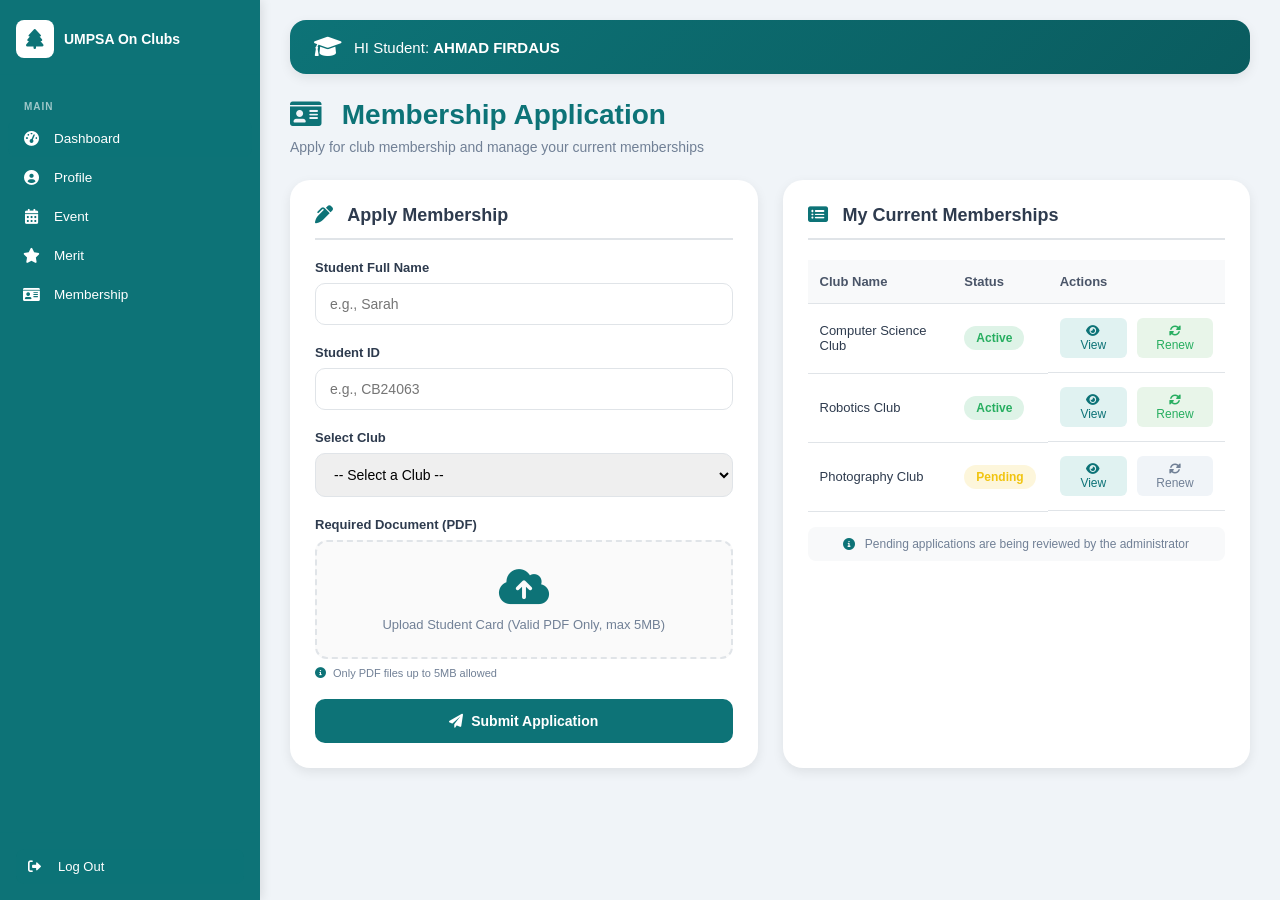
<file: membership.html>
<!DOCTYPE html>
<html lang="en">
<head>
    <meta charset="UTF-8">
    <meta name="viewport" content="width=device-width, initial-scale=1.0">
    <title>Membership Application - MyPetakom</title>
    <link rel="stylesheet" href="membership.css">
    <link rel="stylesheet" href="https://cdnjs.cloudflare.com/ajax/libs/font-awesome/6.0.0/css/all.min.css">
</head>
<body>
    <div class="container">
        <!-- Sidebar -->
        <aside class="sidebar">
            <div class="sidebar__brand">
                <div class="sidebar__logo">
                    <i class="fas fa-tree"></i>
                </div>
                <span class="sidebar__brand-name">UMPSA On Clubs</span>
            </div>

            <nav class="sidebar__nav">
                <div class="sidebar__section-label">MAIN</div>
                
                <a href="#" class="sidebar__item active">
                    <span class="sidebar__icon"><i class="fas fa-tachometer-alt"></i></span>
                    <span>Dashboard</span>
                </a>
                
                <a href="#" class="sidebar__item">
                    <span class="sidebar__icon"><i class="fas fa-user-circle"></i></span>
                    <span>Profile</span>
                </a>
                
                <a href="#" class="sidebar__item">
                    <span class="sidebar__icon"><i class="fas fa-calendar-alt"></i></span>
                    <span>Event</span>
                </a>
                
                <a href="#" class="sidebar__item">
                    <span class="sidebar__icon"><i class="fas fa-star"></i></span>
                    <span>Merit</span>
                </a>
                
                <a href="membership_application.html" class="sidebar__item">
                    <span class="sidebar__icon"><i class="fas fa-id-card"></i></span>
                    <span>Membership</span>
                </a>
            </nav>

            <div class="sidebar__footer">
                <a href="#" class="sidebar__logout">
                    <i class="fas fa-sign-out-alt"></i> Log Out
                </a>
            </div>
        </aside>

        <!-- Main Content -->
        <main class="main-content">
            <!-- Student Greeting -->
            <div class="student-greeting">
                <div class="greeting-text">
                    <i class="fas fa-graduation-cap"></i>
                    <span>HI Student: <strong>AHMAD FIRDAUS</strong></span>
                </div>
            </div>

            <div class="membership-container">
                <!-- Page Header -->
                <div class="page-header">
                    <h1><i class="fas fa-id-card"></i> Membership Application</h1>
                    <p>Apply for club membership and manage your current memberships</p>
                </div>

                <!-- Two Column Layout -->
                <div class="membership-layout">
                    <!-- Left Column - Application Form -->
                    <div class="application-form-section">
                        <div class="section-header">
                            <h2><i class="fas fa-pen-alt"></i> Apply Membership</h2>
                        </div>

                        <form class="application-form" id="applicationForm">
                            <div class="form-group">
                                <label for="full_name">Student Full Name</label>
                                <input type="text" id="full_name" name="full_name" placeholder="e.g., Sarah" required>
                            </div>

                            <div class="form-group">
                                <label for="student_id">Student ID</label>
                                <input type="text" id="student_id" name="student_id" placeholder="e.g., CB24063" required>
                            </div>

                            <div class="form-group">
                                <label for="club">Select Club</label>
                                <select id="club" name="club" required>
                                    <option value="" disabled selected>-- Select a Club --</option>
                                    <option value="Computer Science Club">Computer Science Club</option>
                                    <option value="Robotics Club">Robotics Club</option>
                                    <option value="Photography Club">Photography Club</option>
                                    <option value="Debate Society">Debate Society</option>
                                    <option value="AI Innovations">AI Innovations</option>
                                    <option value="Outdoor Adventure">Outdoor Adventure</option>
                                </select>
                            </div>

                            <div class="form-group required-doc">
                                <label>Required Document (PDF)</label>
                                <div class="file-upload">
                                    <i class="fas fa-cloud-upload-alt"></i>
                                    <span>Upload Student Card (Valid PDF Only, max 5MB)</span>
                                    <input type="file" id="document" accept=".pdf" required>
                                </div>
                                <small class="file-note"><i class="fas fa-info-circle"></i> Only PDF files up to 5MB allowed</small>
                            </div>

                            <button type="submit" class="submit-btn">
                                <i class="fas fa-paper-plane"></i> Submit Application
                            </button>
                        </form>
                    </div>

                    <!-- Right Column - Current Memberships Table -->
                    <div class="memberships-table-section">
                        <div class="section-header">
                            <h2><i class="fas fa-list-alt"></i> My Current Memberships</h2>
                        </div>

                        <div class="table-container">
                            <table class="memberships-table">
                                <thead>
                                    <tr>
                                        <th>Club Name</th>
                                        <th>Status</th>
                                        <th>Actions</th>
                                    </tr>
                                </thead>
                                <tbody>
                                    <tr>
                                        <td>Computer Science Club</td>
                                        <td><span class="status active">Active</span></td>
                                        <td class="actions-cell">
                                            <button class="action-view"><i class="fas fa-eye"></i> View</button>
                                            <button class="action-renew"><i class="fas fa-sync-alt"></i> Renew</button>
                                        </td>
                                    </tr>
                                    <tr>
                                        <td>Robotics Club</td>
                                        <td><span class="status active">Active</span></td>
                                        <td class="actions-cell">
                                            <button class="action-view"><i class="fas fa-eye"></i> View</button>
                                            <button class="action-renew"><i class="fas fa-sync-alt"></i> Renew</button>
                                        </td>
                                    </tr>
                                    <tr>
                                        <td>Photography Club</td>
                                        <td><span class="status pending">Pending</span></td>
                                        <td class="actions-cell">
                                            <button class="action-view"><i class="fas fa-eye"></i> View</button>
                                            <button class="action-renew disabled" disabled><i class="fas fa-sync-alt"></i> Renew</button>
                                        </td>
                                    </tr>
                                </tbody>
                            </table>
                        </div>

                        <div class="table-note">
                            <i class="fas fa-info-circle"></i> Pending applications are being reviewed by the administrator
                        </div>
                    </div>
                </div>
            </div>
        </main>
    </div>

    <script>
        // Form submission handling
        document.getElementById('applicationForm').addEventListener('submit', function(e) {
            e.preventDefault();
            
            const fullName = document.getElementById('full_name').value;
            const club = document.getElementById('club').value;
            const file = document.getElementById('document').files[0];
            
            if (!fullName || !club) {
                alert('Please fill in all required fields.');
                return;
            }
            
            if (!file) {
                alert('Please upload your student card (PDF).');
                return;
            }
            
            if (file.type !== 'application/pdf') {
                alert('Please upload a valid PDF file.');
                return;
            }
            
            if (file.size > 5 * 1024 * 1024) {
                alert('File size must be less than 5MB.');
                return;
            }
            
            alert(`Application submitted for ${club}!\nYou will receive a notification once approved.`);
            this.reset();
        });

        // View button handlers
        document.querySelectorAll('.action-view').forEach(btn => {
            btn.addEventListener('click', function() {
                const row = this.closest('tr');
                const clubName = row.cells[0].textContent;
                alert(`Viewing details for ${clubName}`);
            });
        });

        // Renew button handlers
        document.querySelectorAll('.action-renew:not(.disabled)').forEach(btn => {
            btn.addEventListener('click', function() {
                const row = this.closest('tr');
                const clubName = row.cells[0].textContent;
                if (confirm(`Are you sure you want to renew your membership for ${clubName}?`)) {
                    alert(`Renewal request submitted for ${clubName}`);
                }
            });
        });
    </script>
</body>
</html>
</file>
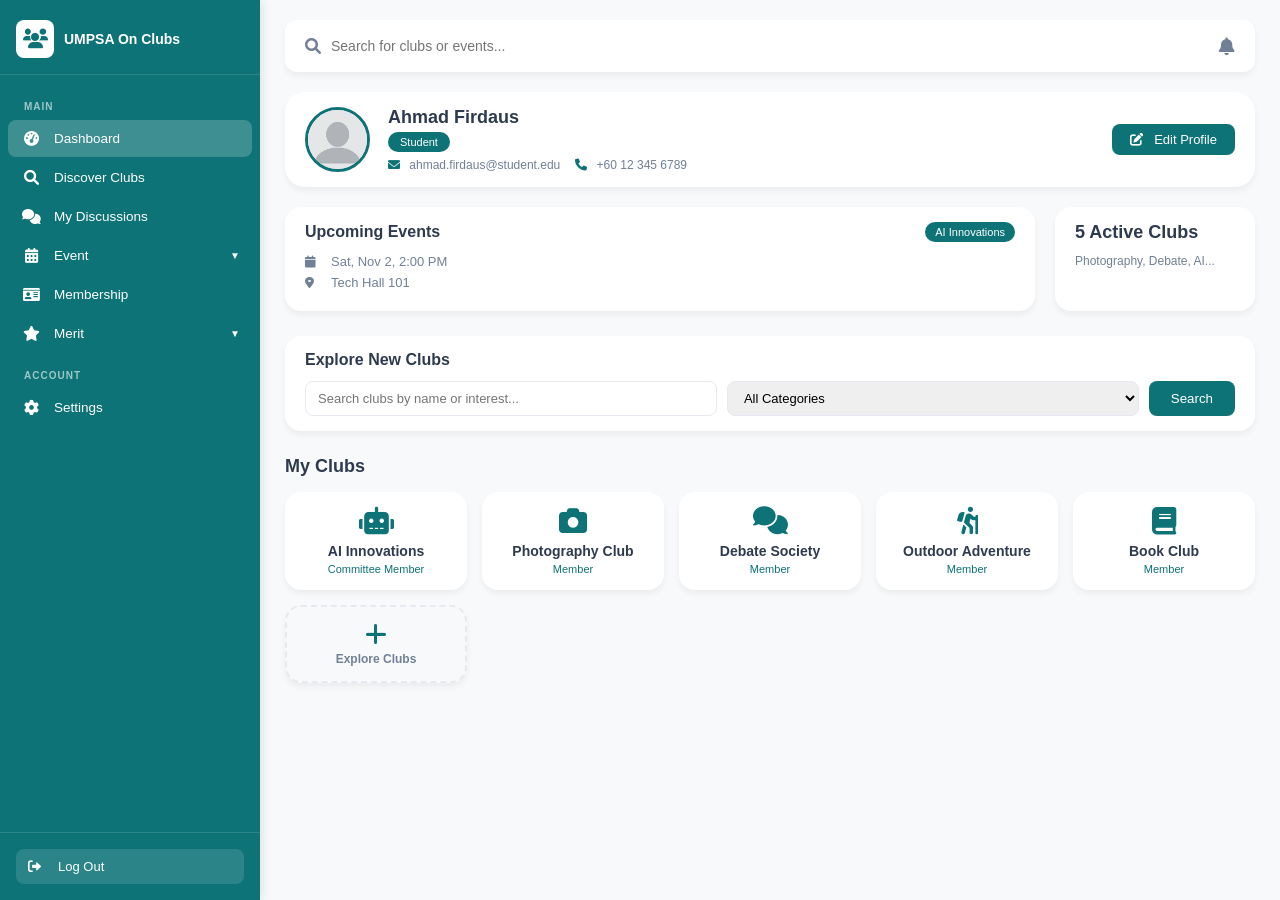
<file: tryingdash.html>
<!DOCTYPE html>
<html lang="en">
<head>
    <meta charset="UTF-8">
    <meta name="viewport" content="width=device-width, initial-scale=1.0">
    <title>Student Club Dashboard</title>
    <link rel="stylesheet" href="tryingdash.css">
    <link rel="stylesheet" href="https://cdnjs.cloudflare.com/ajax/libs/font-awesome/6.0.0/css/all.min.css">
</head>
<body>
    <div class="container">
        <!-- NEW SIDEBAR (from your example) -->
        <aside class="sidebar" id="sidebar">

            <!-- Brand -->
            <div class="sidebar__brand">
                <div class="sidebar__logo">
                    <i class="fas fa-users"></i>
                </div>
                <span class="sidebar__brand-name">UMPSA On Clubs</span>
            </div>

            <!-- Navigation -->
            <nav class="sidebar__nav" id="sidebar-nav">
                <div class="sidebar__section-label">MAIN</div>
                
                <a href="#" class="sidebar__item active">
                    <span class="sidebar__icon"><i class="fas fa-tachometer-alt"></i></span>
                    <span>Dashboard</span>
                </a>
                
                <a href="#" class="sidebar__item">
                    <span class="sidebar__icon"><i class="fas fa-search"></i></span>
                    <span>Discover Clubs</span>
                </a>
                
                <a href="#" class="sidebar__item">
                    <span class="sidebar__icon"><i class="fas fa-comments"></i></span>
                    <span>My Discussions</span>
                </a>
                
                <!-- Event Dropdown Group -->
                <div class="sidebar__group">
                    <a href="#" class="sidebar__item" id="event-toggle">
                        <span class="sidebar__icon"><i class="fas fa-calendar-alt"></i></span>
                        <span>Event</span>
                        <span class="sidebar__arrow">▼</span>
                    </a>
                    <div class="sidebar__sub" id="event-sub">
                        <a href="#" class="sidebar__subitem">
                            <span class="sidebar__subicon"><i class="fas fa-plus"></i></span>
                            Create Event
                        </a>
                        <a href="#" class="sidebar__subitem">
                            <span class="sidebar__subicon"><i class="fas fa-edit"></i></span>
                            Event Registration
                        </a>
                        <a href="#" class="sidebar__subitem">
                            <span class="sidebar__subicon"><i class="fas fa-users"></i></span>
                            Participant List
                        </a>
                        <a href="#" class="sidebar__subitem">
                            <span class="sidebar__subicon"><i class="fas fa-chart-bar"></i></span>
                            Dashboard
                        </a>
                    </div>
                </div>
                
                <a href="#" class="sidebar__item">
                    <span class="sidebar__icon"><i class="fas fa-id-card"></i></span>
                    <span>Membership</span>
                </a>
                
                <!-- Merit Dropdown Group -->
                <div class="sidebar__group">
                    <a href="#" class="sidebar__item" id="merit-toggle">
                        <span class="sidebar__icon"><i class="fas fa-star"></i></span>
                        <span>Merit</span>
                        <span class="sidebar__arrow">▼</span>
                    </a>
                    <div class="sidebar__sub" id="merit-sub">
                        <a href="#" class="sidebar__subitem">
                            <span class="sidebar__subicon"><i class="fas fa-file-alt"></i></span>
                            Apply Merit
                        </a>
                        <a href="#" class="sidebar__subitem">
                            <span class="sidebar__subicon"><i class="fas fa-chart-line"></i></span>
                            Merit Records
                        </a>
                    </div>
                </div>
                
                <div class="sidebar__section-label">ACCOUNT</div>
                
                <a href="#" class="sidebar__item">
                    <span class="sidebar__icon"><i class="fas fa-cog"></i></span>
                    <span>Settings</span>
                </a>
            </nav>

            <!-- Logout -->
            <div class="sidebar__footer">
                <a href="#" class="sidebar__logout">
                    <i class="fas fa-sign-out-alt"></i> Log Out
                </a>
            </div>

        </aside>

        <main class="main-content">
            <header class="header">
                <div class="page-title-container">
                    <div class="search-bar">
                        <i class="fas fa-search"></i>
                        <input type="text" placeholder="Search for clubs or events...">
                    </div>
                </div>
                <div class="user-actions">
                    <i class="fas fa-bell"></i>
                </div>
            </header>

            <!-- Student Profile Section (ABOVE DASHBOARD) -->
            <div class="student-profile-header">
                <div class="student-profile-info">
                    <img src="images.jpg" alt="Student Profile" class="student-avatar-large">
                    <div class="student-details">
                        <h2 class="student-full-name">Ahmad Firdaus</h2>
                        <span class="student-role-badge">Student</span>
                        <div class="student-contact">
                            <span><i class="fas fa-envelope"></i> ahmad.firdaus@student.edu</span>
                            <span><i class="fas fa-phone"></i> +60 12 345 6789</span>
                        </div>
                    </div>
                </div>
                <div class="student-actions">
                    <button class="edit-profile-btn"><i class="fas fa-edit"></i> Edit Profile</button>
                </div>
            </div>

            <div class="dashboard-widgets">
                <div class="widget upcoming-events">
                    <div class="widget-header">
                        <h2>Upcoming Events</h2>
                        <span class="club-label">AI Innovations</span>
                    </div>
                    <div class="event-details">
                        <i class="fas fa-calendar"></i>
                        <span>Sat, Nov 2, 2:00 PM</span>
                    </div>
                    <div class="event-details">
                        <i class="fas fa-map-marker-alt"></i>
                        <span>Tech Hall 101</span>
                    </div>
                </div>
                <div class="widget-small club-count">
                    <h2>5 Active Clubs</h2>
                    <span class="club-list">Photography, Debate, AI...</span>
                </div>
            </div>

            <div class="club-search">
                <h3>Explore New Clubs</h3>
                <div class="filters">
                    <input type="text" placeholder="Search clubs by name or interest...">
                    <select>
                        <option>All Categories</option>
                        <option>Technology</option>
                        <option>Arts & Culture</option>
                        <option>Sports</option>
                    </select>
                    <button>Search</button>
                </div>
            </div>

            <section class="my-clubs-section">
                <h2>My Clubs</h2>
                <div class="club-grid">
                    <div class="club-card">
                        <i class="fas fa-robot club-icon"></i>
                        <h3>AI Innovations</h3>
                        <p class="role">Committee Member</p>
                    </div>
                    <div class="club-card">
                        <i class="fas fa-camera club-icon"></i>
                        <h3>Photography Club</h3>
                        <p class="role">Member</p>
                    </div>
                    <div class="club-card">
                        <i class="fas fa-comments club-icon"></i>
                        <h3>Debate Society</h3>
                        <p class="role">Member</p>
                    </div>
                    <div class="club-card">
                        <i class="fas fa-hiking club-icon"></i>
                        <h3>Outdoor Adventure</h3>
                        <p class="role">Member</p>
                    </div>
                    <div class="club-card">
                        <i class="fas fa-book club-icon"></i>
                        <h3>Book Club</h3>
                        <p class="role">Member</p>
                    </div>
                    <div class="club-card explore-more">
                        <i class="fas fa-plus"></i>
                        <span>Explore Clubs</span>
                    </div>
                </div>
            </section>
        </main>
    </div>

    <!-- JavaScript for Dropdown Toggle -->
    <script>
        // Toggle Event submenu
        const eventToggle = document.getElementById('event-toggle');
        const eventSub = document.getElementById('event-sub');
        
        if (eventToggle) {
            eventToggle.addEventListener('click', function(e) {
                e.preventDefault();
                eventSub.classList.toggle('open');
                const arrow = this.querySelector('.sidebar__arrow');
                if (arrow) arrow.classList.toggle('open');
            });
        }
        
        // Toggle Merit submenu
        const meritToggle = document.getElementById('merit-toggle');
        const meritSub = document.getElementById('merit-sub');
        
        if (meritToggle) {
            meritToggle.addEventListener('click', function(e) {
                e.preventDefault();
                meritSub.classList.toggle('open');
                const arrow = this.querySelector('.sidebar__arrow');
                if (arrow) arrow.classList.toggle('open');
            });
        }

        // Set active on click for sidebar items
        document.querySelectorAll('.sidebar__item').forEach(item => {
            item.addEventListener('click', function(e) {
                // Don't remove active if it's a dropdown toggle
                if (!this.id || (this.id !== 'event-toggle' && this.id !== 'merit-toggle')) {
                    document.querySelectorAll('.sidebar__item').forEach(i => {
                        i.classList.remove('active');
                    });
                    this.classList.add('active');
                }
            });
        });
    </script>
</body>
</html>
</file>
<file: styles.css>
*{
    margin:0;
    padding:0;
    box-sizing:border-box;
    font-family: Arial, sans-serif;
    --spacing: 15px;
    --radius: 12px;
    --font-base: 1rem;
}

body{
    background:#f4f4f4;
}

/* layout */
.layout{
    display:flex;
}

/* sidebar */
.sidebar{
    width:230px;
    height:100vh;
    background:#0D7377;
    color:white;
    padding:var(--spacing);
    display:flex;
    flex-direction:column;
}

.sidebar h2{
    margin-bottom:var(--spacing);
    font-size:1.3rem;
    margin-top:var(--spacing);
}

.sidebar a{
    display:block;
    padding:var(--spacing);
    margin-bottom:var(--spacing);
    cursor:pointer;
    border-radius:var(--radius);
    font-size:var(--font-base);
    transition:background 0.3s ease;
}

.sidebar a:hover{
    background:#14a3a7;
}

.logout-btn{
    margin-top:auto;
    padding:var(--spacing);
    margin-bottom:var(--spacing);
    background:#0d5f62;
    color:white;
    border:none;
    border-radius:var(--radius);
    cursor:pointer;
    font-size:var(--font-base);
    font-weight:600;
    transition:background 0.3s ease;
}

.logout-btn:hover{
    background:#0a4a4d;
}

/* main */
.main{
    flex:1;
}

/* topbar */
.topbar{
    background:#0D7377;
    color:white;
    padding:20px 30px;
    display:flex;
    justify-content:space-between;
    align-items:center;
    font-size:1.1rem;
}

/* user section */
.user-info{
    display:flex;
    align-items:center;
    gap:var(--spacing);
}

.user-text{
    display:flex;
    flex-direction:column;
    align-items:flex-end;
    gap:8px;
    line-height:1.2;
}

/* greeting */
.greeting{
    font-weight:600;
    color:#def0f2;
    font-size:0.95rem;
}

.user-text strong{
    font-size:1rem;
    font-weight:600;
}

/* admin image */
.avatar{
    width:45px;
    height:45px;
    border-radius:50%;
    object-fit:cover;
    border:2px solid white;
}

/* content */
.page{
    padding:25px;
}

.hidden{
    display:none;
}

/* grid */
.grid{
    display:grid;
    grid-template-columns: repeat(auto-fit, minmax(220px,1fr));
    gap:20px;
}

/* card */
.card{
    background:white;
    padding:25px;
    border-radius:var(--radius);
    border:1px solid rgba(0,0,0,0.08);
    box-shadow:0 4px 12px rgba(0,0,0,0.08);
}

.card p,
.card li{
    color:#333;
    line-height:1.8;
    font-size:1rem;
}

.card ul{
    padding-left:25px;
}

/* card styling for club list */
.grid .card{
    background:white;
    padding:25px;
    border-radius:var(--radius);
    border:2px solid #0d5f62;
    box-shadow:0 4px 12px rgba(13, 95, 98, 0.15);
    transition:all 0.3s ease;
}

.grid .card:hover{
    transform:translateY(-5px);
    box-shadow:0 8px 20px rgba(13, 95, 98, 0.25);
    border-color:#0a4a4d;
}

.grid .card h3{
    margin-bottom:15px;
    font-size:1.1rem;
    color:#0D7377;
    font-weight:600;
}

.dashboard-list{
    display:grid;
    grid-template-columns: repeat(auto-fit, minmax(300px,1fr));
    gap:20px;
}

.dashboard-box{
    background:#fff;
    padding:20px;
    border-radius:var(--radius);
    border:1px solid rgba(13,115,119,0.08);
    box-shadow:0 8px 20px rgba(0,0,0,0.04);
}

.dashboard-box h3{
    margin-bottom:15px;
    font-size:1.1rem;
    font-weight:600;
}

.dashboard-box ul{
    list-style:none;
    padding:0;
    margin:0;
}

.dashboard-box ul li{
    padding:15px;
    margin-bottom:12px;
    background:#f6fafa;
    border-radius:var(--radius);
    display:flex;
    justify-content:space-between;
    align-items:center;
    font-size:1rem;
}

.dashboard-box ul li:last-child{
    margin-bottom:0;
}

.active-clubs-grid{
    display:flex;
    flex-wrap:wrap;
    gap:14px;
    margin-top:15px;
}

.active-club{
    display:inline-flex;
    align-items:center;
    justify-content:center;
    min-width:140px;
    padding:18px 20px;
    border-radius:999px;
    color:#ffffff;
    font-weight:700;
    font-size:0.95rem;
    text-align:center;
    box-shadow:0 12px 28px rgba(13, 115, 119, 0.16);
}

.active-club.badge-blue{background:#0D7377;}
.active-club.badge-teal{background:#14a3a7;}
.active-club.badge-purple{background:#7b61ff;}
.active-club.badge-coral{background:#f25c54;}

.club-grid{
    display:grid;
    grid-template-columns: repeat(auto-fit, minmax(150px, 1fr));
    gap:15px;
    margin-top:15px;
}

.club-item{
    padding:15px;
    border-radius:var(--radius);
    background:#f3fcfc;
    border:2px solid #0d5f62;
    display:flex;
    flex-direction:column;
    gap:var(--spacing);
    box-shadow:0 4px 12px rgba(13, 95, 98, 0.15);
    transition:all 0.3s ease;
}

.club-item:hover{
    transform:translateY(-3px);
    box-shadow:0 8px 20px rgba(13, 95, 98, 0.25);
    border-color:#0a4a4d;
}

.club-item strong{
    font-size:1rem;
    color:#0d5f62;
    font-weight:600;
}

.club-tag{
    display:inline-block;
    padding:8px 12px;
    border-radius:20px;
    background:#d8f2f1;
    color:#0d7377;
    font-size:0.9rem;
    font-weight:600;
    align-self:flex-start;
}

.status-active{
    display:inline-flex;
    align-items:center;
    justify-content:center;
    width:50px;
    height:50px;
    border-radius:50%;
    background:#0D7377;
    color:white;
    font-weight:600;
    font-size:0.9rem;
    box-shadow:0 4px 12px rgba(13, 115, 119, 0.3);
}

.status-inactive{
    display:inline-flex;
    align-items:center;
    justify-content:center;
    width:50px;
    height:50px;
    border-radius:50%;
    background:#ddd;
    color:#999;
    font-weight:600;
    font-size:0.9rem;
    box-shadow:0 4px 12px rgba(0, 0, 0, 0.1);
}

/* form */
input, select{
    width:100%;
    padding:12px;
    margin:var(--spacing) 0;
    font-size:1rem;
    border:1px solid #ccc;
    border-radius:var(--radius);
}

/* button */
button{
    background:#0D7377;
    color:white;
    border:none;
    padding:12px 20px;
    cursor:pointer;
    border-radius:var(--radius);
    font-size:1rem;
    font-weight:600;
    transition:background 0.3s ease;
}

button:hover{
    background:#14a3a7;
}

/* table */
table{
    width:100%;
    margin-top:var(--spacing);
    border-collapse:collapse;
}

table th, table td{
    padding:15px;
    border-bottom:1px solid #ccc;
    text-align: center;
    font-size:1rem;
}
</file>
<file: adminProfile.css>
/* admin_profile.css - Purple Theme for Administrator Profile */

/* ========== RESET & VARIABLES ========== */
:root {
    --primary: #6C3BAA;
    --primary-dark: #5a2d8e;
    --primary-light: rgba(108, 59, 170, 0.12);
    --hover-bg: rgba(108, 59, 170, 0.10);
    --active-bg: rgba(108, 59, 170, 0.20);
    --text: #ffffff;
    --text-muted: rgba(255, 255, 255, 0.60);
    --sidebar-w: 260px;
    
    --bg-color: #f0f4f8;
    --text-color: #2e3b4e;
    --border-color: #e0e4e8;
    --white: #ffffff;
    --shadow: 0 4px 12px rgba(0, 0, 0, 0.08);
    --shadow-hover: 0 6px 18px rgba(0, 0, 0, 0.12);
    --success: #27ae60;
    --danger: #e74c3c;
    --warning: #f39c12;
    --info: #3498db;
}

* {
    box-sizing: border-box;
    margin: 0;
    padding: 0;
    font-family: 'Segoe UI', 'Tahoma', 'Geneva', 'Verdana', sans-serif;
}

html, body {
    height: 100%;
}

body {
    background-color: var(--bg-color);
    color: var(--text-color);
    overflow-x: hidden;
}

.container {
    display: flex;
    min-height: 100vh;
}

/* ========== SIDEBAR ========== */
.sidebar {
    width: var(--sidebar-w);
    min-height: 100vh;
    background: var(--primary);
    display: flex;
    flex-direction: column;
    flex-shrink: 0;
    position: fixed;
    top: 0;
    left: 0;
    height: 100vh;
    overflow-y: auto;
    box-shadow: 2px 0 10px rgba(0, 0, 0, 0.1);
    z-index: 100;
}

.sidebar::-webkit-scrollbar { width: 4px; }
.sidebar::-webkit-scrollbar-thumb { background: rgba(255, 255, 255, .25); border-radius: 4px; }

.sidebar__brand {
    display: flex;
    align-items: center;
    gap: 10px;
    padding: 20px 16px 16px;
    border-bottom: 1px solid var(--primary-light);
    margin-bottom: 10px;
}

.sidebar__logo {
    width: 38px;
    height: 38px;
    background: #fff;
    border-radius: 8px;
    display: flex;
    align-items: center;
    justify-content: center;
    font-size: 20px;
    color: var(--primary);
}

.sidebar__brand-name {
    color: #fff;
    font-weight: 700;
    font-size: 14px;
}

.sidebar__section-label {
    font-size: 10px;
    font-weight: 700;
    color: var(--text-muted);
    text-transform: uppercase;
    letter-spacing: 1px;
    padding: 16px 16px 6px;
}

.sidebar__nav {
    flex: 1;
    padding: 0 8px;
}

.sidebar__item {
    display: flex;
    align-items: center;
    gap: 12px;
    color: var(--text);
    text-decoration: none;
    padding: 10px 12px;
    margin: 2px 0;
    border-radius: 8px;
    font-size: 13.5px;
    font-weight: 500;
    transition: background 0.18s;
}

.sidebar__item:hover {
    background: var(--hover-bg);
}

.sidebar__item.active {
    background: var(--active-bg);
}

.sidebar__icon {
    width: 22px;
    text-align: center;
    font-size: 15px;
}

.sidebar__footer {
    padding: 16px;
    border-top: 1px solid var(--primary-light);
    margin-top: auto;
}

.sidebar__logout {
    display: flex;
    align-items: center;
    gap: 10px;
    color: var(--text);
    text-decoration: none;
    padding: 10px 12px;
    border-radius: 8px;
    background: var(--primary-light);
    font-size: 13px;
    transition: background 0.18s;
}

.sidebar__logout:hover {
    background: rgba(108, 59, 170, 0.3);
}

.sidebar__logout i {
    width: 20px;
}

/* ========== MAIN CONTENT ========== */
.main-content {
    flex: 1;
    margin-left: 260px;
    padding: 25px 30px;
    min-height: 100vh;
}

/* ========== PROFILE CONTAINER ========== */
.profile-container {
    max-width: 1300px;
    margin: 0 auto;
}

/* Page Header */
.page-header {
    margin-bottom: 25px;
}

.page-header h1 {
    font-size: 28px;
    color: var(--primary);
    margin-bottom: 8px;
}

.page-header h1 i {
    margin-right: 12px;
}

.page-header p {
    color: #718096;
    font-size: 14px;
}

/* Two Column Layout */
.profile-layout {
    display: grid;
    grid-template-columns: 380px 1fr;
    gap: 25px;
}

/* Section Header */
.section-header {
    margin-bottom: 20px;
    padding-bottom: 12px;
    border-bottom: 2px solid var(--border-color);
}

.section-header h2 {
    font-size: 18px;
    color: var(--text-color);
}

.section-header h2 i {
    color: var(--primary);
    margin-right: 10px;
}

/* ========== LEFT COLUMN - PROFILE OVERVIEW ========== */
.profile-overview {
    background: var(--white);
    border-radius: 20px;
    padding: 25px;
    box-shadow: var(--shadow);
}

/* Avatar Section */
.avatar-section {
    text-align: center;
    margin-bottom: 25px;
}

.avatar-wrapper {
    position: relative;
    display: inline-block;
}

.admin-avatar {
    width: 100px;
    height: 100px;
    border-radius: 50%;
    object-fit: cover;
    border: 3px solid var(--primary);
}

.change-avatar-btn {
    position: absolute;
    bottom: 5px;
    right: 5px;
    background: var(--primary);
    border: none;
    width: 32px;
    height: 32px;
    border-radius: 50%;
    color: white;
    cursor: pointer;
    display: flex;
    align-items: center;
    justify-content: center;
    transition: background 0.3s;
}

.change-avatar-btn:hover {
    background: var(--primary-dark);
}

.admin-role-badge {
    display: inline-flex;
    align-items: center;
    gap: 8px;
    background: rgba(108, 59, 170, 0.1);
    color: var(--primary);
    padding: 6px 14px;
    border-radius: 25px;
    font-size: 12px;
    font-weight: 600;
    margin-top: 12px;
}

/* Info Fields */
.info-field {
    margin-bottom: 20px;
    padding-bottom: 15px;
    border-bottom: 1px solid var(--border-color);
}

.info-field label {
    display: flex;
    align-items: center;
    gap: 8px;
    font-size: 12px;
    font-weight: 600;
    color: #718096;
    margin-bottom: 8px;
    text-transform: uppercase;
}

.info-field label i {
    color: var(--primary);
}

.field-value {
    display: flex;
    justify-content: space-between;
    align-items: center;
    flex-wrap: wrap;
    gap: 10px;
}

.field-value span:first-child {
    font-size: 15px;
    font-weight: 500;
    color: var(--text-color);
}

.view-only-badge {
    font-size: 11px;
    color: #718096;
    background: #f0f4f8;
    padding: 4px 10px;
    border-radius: 20px;
}

.view-only-badge i {
    font-size: 10px;
    margin-right: 4px;
}

/* ========== RIGHT COLUMN - ACCOUNT DETAILS ========== */
.account-details {
    background: var(--white);
    border-radius: 20px;
    padding: 25px;
    box-shadow: var(--shadow);
}

/* Form Groups */
.form-group {
    margin-bottom: 18px;
}

.form-group label {
    display: block;
    font-size: 13px;
    font-weight: 600;
    color: var(--text-color);
    margin-bottom: 6px;
}

.form-group label i {
    color: var(--primary);
    margin-right: 6px;
}

.form-group input {
    width: 100%;
    padding: 12px 14px;
    border: 1.5px solid var(--border-color);
    border-radius: 10px;
    font-size: 14px;
    transition: all 0.3s;
}

.form-group input:focus {
    outline: none;
    border-color: var(--primary);
    box-shadow: 0 0 0 3px rgba(108, 59, 170, 0.1);
}

.form-group input[readonly] {
    background: #f8f9fa;
    cursor: not-allowed;
    color: #718096;
}

.readonly-note {
    font-size: 11px;
    color: #718096;
    margin-top: 5px;
    display: block;
}

.readonly-note i {
    color: var(--primary);
    margin-right: 4px;
}

/* Form Actions */
.form-actions {
    display: flex;
    gap: 15px;
    margin-top: 10px;
    margin-bottom: 30px;
}

.update-btn,
.cancel-btn {
    padding: 12px 24px;
    border-radius: 10px;
    font-size: 14px;
    font-weight: 600;
    cursor: pointer;
    transition: all 0.3s;
    display: inline-flex;
    align-items: center;
    gap: 8px;
}

.update-btn {
    background: var(--primary);
    border: none;
    color: white;
}

.update-btn:hover {
    background: var(--primary-dark);
    transform: translateX(2px);
}

.cancel-btn {
    background: #f0f4f8;
    border: 1.5px solid var(--border-color);
    color: var(--text-color);
}

.cancel-btn:hover {
    background: #e0e4e8;
}

/* Change Password Section */
.change-password-section {
    margin-top: 25px;
    padding-top: 20px;
    border-top: 2px solid var(--border-color);
}

.change-password-section h3 {
    font-size: 16px;
    margin-bottom: 18px;
    color: var(--text-color);
}

.change-password-section h3 i {
    color: var(--primary);
    margin-right: 8px;
}

.password-form {
    display: flex;
    flex-direction: column;
    gap: 15px;
}

.change-password-btn {
    background: transparent;
    border: 2px solid var(--primary);
    color: var(--primary);
    padding: 10px 20px;
    border-radius: 10px;
    font-size: 13px;
    font-weight: 600;
    cursor: pointer;
    transition: all 0.3s;
    display: inline-flex;
    align-items: center;
    gap: 8px;
    width: fit-content;
}

.change-password-btn:hover {
    background: var(--primary);
    color: white;
}

/* ========== RESPONSIVE ========== */
@media (max-width: 1024px) {
    .profile-layout {
        grid-template-columns: 1fr;
        gap: 20px;
    }
    
    .profile-overview {
        max-width: 500px;
        margin: 0 auto;
    }
}

@media (max-width: 768px) {
    .sidebar {
        width: 80px;
    }
    
    .sidebar__brand-name,
    .sidebar__item span:not(.sidebar__icon),
    .sidebar__section-label,
    .sidebar__logout span {
        display: none;
    }
    
    .sidebar__item {
        justify-content: center;
    }
    
    .sidebar__icon {
        margin: 0;
    }
    
    .main-content {
        margin-left: 80px;
        padding: 20px;
    }
    
    .page-header h1 {
        font-size: 22px;
    }
    
    .profile-layout {
        grid-template-columns: 1fr;
    }
    
    .profile-overview,
    .account-details {
        padding: 20px;
    }
    
    .form-actions {
        flex-direction: column;
    }
    
    .update-btn,
    .cancel-btn {
        justify-content: center;
    }
    
    .change-password-btn {
        width: 100%;
        justify-content: center;
    }
}

@media (max-width: 480px) {
    .field-value {
        flex-direction: column;
        align-items: flex-start;
    }
    
    .info-field {
        text-align: left;
    }
    
    .admin-avatar {
        width: 80px;
        height: 80px;
    }
}
</file>
<file: dashboard.css>
/* Dashboard background */
.dashboard-bg {
  background: url('UMPSA\ Solar_0.jpg') no-repeat center center fixed;
  background-size: cover;
  margin: 0;
  padding: 0;
}

/* Header */
.dashboard-header {
  display: flex;
  justify-content: space-between;
  align-items: center;
  background-color: rgba(0, 51, 102, 0.9);
  color: white;
  padding: 15px 30px;
}

.dashboard-header .logo {
  width: 70px;
}

.header-text h2 {
  margin: 0;
  font-size: 1.2em;
}

.header-text h3 {
  margin: 0;
  font-size: 1em;
  color: #ffd700;
}

.user-info {
  text-align: right;
}

.logout-btn {
  background-color: #007bff;
  color: white;
  padding: 6px 12px;
  border-radius: 5px;
  text-decoration: none;
  margin-left: 10px;
}

.logout-btn:hover {
  background-color: #0056b3;
}

/* Dashboard content */
.dashboard-content {
  display: flex;
  justify-content: center;
  flex-wrap: wrap;
  gap: 20px;
  padding: 40px;
}

.card {
  background-color: rgba(255, 255, 255, 0.95);
  border-radius: 10px;
  box-shadow: 0 0 10px rgba(0, 0, 0, 0.3);
  width: 300px;
  padding: 20px;
  text-align: center;
}

.card h4 {
  color: #003366;
}

.card p {
  color: #333;
  font-size: 0.95em;
}

.btn {
  display: inline-block;
  background-color: #007bff;
  color: white;
  padding: 10px 15px;
  border-radius: 5px;
  text-decoration: none;
  margin-top: 10px;
}

.btn:hover {
  background-color: #0056b3;
}

/* Footer */
.dashboard-footer {
  text-align: center;
  color: white;
  background-color: rgba(0, 51, 102, 0.9);
  padding: 10px;
  position: fixed;
  bottom: 0;
  width: 100%;
}
</file>
<file: editprofileAdmin.css>
/* membership_admin.css - Purple Theme for Administrator */

/* ========== RESET & VARIABLES ========== */
:root {
    --primary: #6C3BAA;
    --primary-dark: #5a2d8e;
    --primary-light: rgba(108, 59, 170, 0.12);
    --hover-bg: rgba(108, 59, 170, 0.10);
    --active-bg: rgba(108, 59, 170, 0.20);
    --text: #ffffff;
    --text-muted: rgba(255, 255, 255, 0.60);
    --sidebar-w: 260px;
    
    --bg-color: #f0f4f8;
    --text-color: #2e3b4e;
    --border-color: #e0e4e8;
    --white: #ffffff;
    --shadow: 0 4px 12px rgba(0, 0, 0, 0.08);
    --shadow-hover: 0 6px 18px rgba(0, 0, 0, 0.12);
    --success: #27ae60;
    --danger: #e74c3c;
    --warning: #f39c12;
    --info: #3498db;
    --pending: #f1c40f;
    --expired: #95a5a6;
}

* {
    box-sizing: border-box;
    margin: 0;
    padding: 0;
    font-family: 'Segoe UI', 'Tahoma', 'Geneva', 'Verdana', sans-serif;
}

html, body {
    height: 100%;
}

body {
    background-color: var(--bg-color);
    color: var(--text-color);
    overflow-x: hidden;
}

.container {
    display: flex;
    min-height: 100vh;
}

/* ========== SIDEBAR - ADMINISTRATOR VERSION ========== */
.sidebar {
    width: var(--sidebar-w);
    min-height: 100vh;
    background: var(--primary);
    display: flex;
    flex-direction: column;
    flex-shrink: 0;
    position: fixed;
    top: 0;
    left: 0;
    height: 100vh;
    overflow-y: auto;
    box-shadow: 2px 0 10px rgba(0, 0, 0, 0.1);
    z-index: 100;
}

.sidebar::-webkit-scrollbar { width: 4px; }
.sidebar::-webkit-scrollbar-thumb { background: rgba(255, 255, 255, .25); border-radius: 4px; }

.sidebar__brand {
    display: flex;
    align-items: center;
    gap: 10px;
    padding: 20px 16px 16px;
    border-bottom: 1px solid var(--primary-light);
    margin-bottom: 10px;
}

.sidebar__logo {
    width: 38px;
    height: 38px;
    background: #fff;
    border-radius: 8px;
    display: flex;
    align-items: center;
    justify-content: center;
    font-size: 20px;
    color: var(--primary);
}

.sidebar__brand-name {
    color: #fff;
    font-weight: 700;
    font-size: 14px;
}

.sidebar__section-label {
    font-size: 10px;
    font-weight: 700;
    color: var(--text-muted);
    text-transform: uppercase;
    letter-spacing: 1px;
    padding: 16px 16px 6px;
}

.sidebar__nav {
    flex: 1;
    padding: 0 8px;
}

.sidebar__item {
    display: flex;
    align-items: center;
    gap: 12px;
    color: var(--text);
    text-decoration: none;
    padding: 10px 12px;
    margin: 2px 0;
    border-radius: 8px;
    font-size: 13.5px;
    font-weight: 500;
    transition: background 0.18s;
}

.sidebar__item:hover {
    background: var(--hover-bg);
}

.sidebar__item.active {
    background: var(--active-bg);
}

.sidebar__icon {
    width: 22px;
    text-align: center;
    font-size: 15px;
}

.sidebar__footer {
    padding: 16px;
    border-top: 1px solid var(--primary-light);
    margin-top: auto;
}

.sidebar__logout {
    display: flex;
    align-items: center;
    gap: 10px;
    color: var(--text);
    text-decoration: none;
    padding: 10px 12px;
    border-radius: 8px;
    background: var(--primary-light);
    font-size: 13px;
    transition: background 0.18s;
}

.sidebar__logout:hover {
    background: rgba(108, 59, 170, 0.3);
}

.sidebar__logout i {
    width: 20px;
}

/* ========== MAIN CONTENT ========== */
.main-content {
    flex: 1;
    margin-left: 260px;
    padding: 25px 30px;
    min-height: 100vh;
}

/* ========== MEMBERSHIP CONTAINER ========== */
.membership-container {
    max-width: 1400px;
    margin: 0 auto;
}

/* Page Header */
.page-header {
    margin-bottom: 25px;
}

.page-header h1 {
    font-size: 28px;
    color: var(--primary);
    margin-bottom: 8px;
}

.page-header h1 i {
    margin-right: 12px;
}

.page-header p {
    color: #718096;
    font-size: 14px;
}

/* Stats Cards */
.stats-grid {
    display: grid;
    grid-template-columns: repeat(3, 1fr);
    gap: 20px;
    margin-bottom: 25px;
}

.stat-card {
    background: var(--white);
    border-radius: 16px;
    padding: 20px;
    display: flex;
    align-items: center;
    gap: 15px;
    box-shadow: var(--shadow);
    transition: transform 0.3s, box-shadow 0.3s;
}

.stat-card:hover {
    transform: translateY(-3px);
    box-shadow: var(--shadow-hover);
}

.stat-icon {
    width: 55px;
    height: 55px;
    background: rgba(108, 59, 170, 0.1);
    border-radius: 50%;
    display: flex;
    align-items: center;
    justify-content: center;
}

.stat-icon i {
    font-size: 28px;
    color: var(--primary);
}

.stat-card.pending .stat-icon i {
    color: var(--pending);
}

.stat-card.warning .stat-icon i {
    color: var(--warning);
}

.stat-info h3 {
    font-size: 28px;
    font-weight: 700;
    color: var(--text-color);
}

.stat-info p {
    font-size: 13px;
    color: #718096;
    margin-top: 4px;
}

/* Filters Section */
.filters-section {
    background: var(--white);
    border-radius: 16px;
    padding: 18px 22px;
    margin-bottom: 25px;
    box-shadow: var(--shadow);
}

.filters-section h3 {
    font-size: 15px;
    margin-bottom: 12px;
    color: var(--text-color);
}

.filters-section h3 i {
    color: var(--primary);
    margin-right: 8px;
}

.filter-buttons {
    display: flex;
    gap: 12px;
    flex-wrap: wrap;
}

.filter-btn {
    background: #f0f4f8;
    border: none;
    padding: 8px 18px;
    border-radius: 25px;
    font-size: 13px;
    cursor: pointer;
    transition: all 0.3s;
    color: var(--text-color);
}

.filter-btn:hover {
    background: var(--primary);
    color: white;
}

.filter-btn i {
    margin-right: 6px;
}

/* Table Container */
.table-container {
    background: var(--white);
    border-radius: 16px;
    padding: 20px;
    margin-bottom: 25px;
    box-shadow: var(--shadow);
}

.table-header {
    display: flex;
    justify-content: space-between;
    align-items: center;
    margin-bottom: 20px;
    flex-wrap: wrap;
    gap: 15px;
}

.table-header h3 {
    font-size: 16px;
    color: var(--text-color);
}

.table-header h3 i {
    color: var(--primary);
    margin-right: 8px;
}

.table-search {
    display: flex;
    align-items: center;
    background: #f0f4f8;
    padding: 8px 14px;
    border-radius: 25px;
    gap: 8px;
}

.table-search i {
    color: #718096;
    font-size: 14px;
}

.table-search input {
    border: none;
    background: transparent;
    padding: 5px;
    width: 200px;
    font-size: 13px;
    outline: none;
}

.table-responsive {
    overflow-x: auto;
}

.members-table {
    width: 100%;
    border-collapse: collapse;
}

.members-table th,
.members-table td {
    padding: 14px 12px;
    text-align: left;
    border-bottom: 1px solid var(--border-color);
}

.members-table th {
    background: #f8f9fa;
    font-weight: 600;
    font-size: 13px;
    color: #4a5568;
}

.members-table td {
    font-size: 13px;
    color: var(--text-color);
}

/* Status Badges */
.status {
    display: inline-block;
    padding: 5px 12px;
    border-radius: 20px;
    font-size: 12px;
    font-weight: 600;
}

.status.active {
    background: rgba(39, 174, 96, 0.15);
    color: var(--success);
}

.status.pending {
    background: rgba(241, 196, 15, 0.15);
    color: var(--pending);
}

.status.expired {
    background: rgba(149, 165, 166, 0.15);
    color: var(--expired);
}

/* Action Buttons */
.actions {
    display: flex;
    gap: 8px;
}

.action-btn {
    background: none;
    border: none;
    cursor: pointer;
    padding: 6px;
    border-radius: 6px;
    transition: all 0.2s;
    font-size: 14px;
}

.action-btn.view { color: var(--info); }
.action-btn.edit { color: var(--warning); }
.action-btn.deactivate { color: var(--danger); }

.action-btn:hover {
    background: #f0f4f8;
    transform: scale(1.05);
}

/* Actions Grid */
.actions-grid {
    display: grid;
    grid-template-columns: repeat(2, 1fr);
    gap: 25px;
}

.action-card {
    background: var(--white);
    border-radius: 16px;
    padding: 20px;
    box-shadow: var(--shadow);
}

.action-card h3 {
    font-size: 16px;
    margin-bottom: 18px;
    padding-bottom: 12px;
    border-bottom: 2px solid var(--border-color);
}

.action-card h3 i {
    color: var(--primary);
    margin-right: 8px;
}

/* Action Input Groups */
.action-buttons {
    display: flex;
    flex-direction: column;
    gap: 15px;
}

.action-input-group {
    display: flex;
    align-items: center;
    gap: 12px;
    flex-wrap: wrap;
}

.action-input-group label {
    font-weight: 600;
    font-size: 13px;
    width: 65px;
    color: var(--text-color);
}

.action-input-group input {
    flex: 1;
    padding: 10px 12px;
    border: 1px solid var(--border-color);
    border-radius: 10px;
    font-size: 13px;
    outline: none;
    transition: all 0.3s;
}

.action-input-group input:focus {
    border-color: var(--primary);
    box-shadow: 0 0 0 2px rgba(108, 59, 170, 0.1);
}

.action-input-group button {
    padding: 10px 20px;
    border: none;
    border-radius: 10px;
    font-weight: 600;
    cursor: pointer;
    transition: all 0.3s;
}

.renew-btn {
    background: var(--info);
    color: white;
}

.approve-btn {
    background: var(--success);
    color: white;
}

.expire-btn {
    background: var(--danger);
    color: white;
}

.action-input-group button:hover {
    opacity: 0.85;
    transform: translateX(2px);
}

/* Report Buttons */
.report-buttons {
    display: flex;
    gap: 15px;
    flex-wrap: wrap;
}

.report-btn {
    flex: 1;
    padding: 12px 16px;
    border: none;
    border-radius: 10px;
    font-weight: 600;
    cursor: pointer;
    transition: all 0.3s;
    background: #f0f4f8;
    color: var(--text-color);
}

.report-btn:hover {
    background: var(--primary);
    color: white;
}

.report-btn i {
    margin-right: 8px;
}

/* Student Details Card */
.student-details-card {
    grid-column: span 2;
}

.student-details-grid {
    display: grid;
    grid-template-columns: repeat(4, 1fr);
    gap: 12px 20px;
}

.detail-field {
    display: flex;
    justify-content: space-between;
    padding: 8px 0;
    border-bottom: 1px dashed var(--border-color);
}

.detail-field span:first-child {
    font-weight: 600;
    font-size: 12px;
    color: #718096;
}

.detail-field .detail-value {
    font-weight: 500;
    font-size: 13px;
    color: var(--text-color);
}

/* ========== RESPONSIVE ========== */
@media (max-width: 1024px) {
    .stats-grid {
        grid-template-columns: repeat(3, 1fr);
    }
    
    .actions-grid {
        grid-template-columns: 1fr;
    }
    
    .student-details-card {
        grid-column: span 1;
    }
    
    .student-details-grid {
        grid-template-columns: repeat(2, 1fr);
    }
}

@media (max-width: 768px) {
    .sidebar {
        width: 80px;
    }
    
    .sidebar__brand-name,
    .sidebar__item span:not(.sidebar__icon),
    .sidebar__section-label,
    .sidebar__logout span {
        display: none;
    }
    
    .sidebar__item {
        justify-content: center;
    }
    
    .sidebar__icon {
        margin: 0;
    }
    
    .main-content {
        margin-left: 80px;
        padding: 20px;
    }
    
    .stats-grid {
        grid-template-columns: 1fr;
        gap: 15px;
    }
    
    .filter-buttons {
        flex-direction: column;
    }
    
    .filter-btn {
        width: 100%;
        text-align: center;
    }
    
    .table-header {
        flex-direction: column;
        align-items: flex-start;
    }
    
    .table-search input {
        width: 100%;
    }
    
    .action-input-group {
        flex-direction: column;
        align-items: stretch;
    }
    
    .action-input-group label {
        width: auto;
    }
    
    .report-buttons {
        flex-direction: column;
    }
    
    .student-details-grid {
        grid-template-columns: 1fr;
    }
    
    .members-table th,
    .members-table td {
        padding: 10px 8px;
        font-size: 12px;
    }
    
    .actions {
        flex-wrap: wrap;
    }
}

@media (max-width: 480px) {
    .page-header h1 {
        font-size: 22px;
    }
    
    .stat-info h3 {
        font-size: 22px;
    }
    
    .stat-icon {
        width: 45px;
        height: 45px;
    }
    
    .stat-icon i {
        font-size: 22px;
    }
}
</file>
<file: firstTimelogin.css>
/* first_time_login.css */

* {
    margin: 0;
    padding: 0;
    box-sizing: border-box;
    font-family: 'Segoe UI', 'Tahoma', 'Geneva', 'Verdana', sans-serif;
}

body {
    background: linear-gradient(135deg, rgba(13, 115, 119, 0.85), rgba(10, 92, 95, 0.9)), url('UMPSA\ Solar_0.jpg');
    min-height: 100vh;
    display: flex;
    align-items: center;
    justify-content: center;
    padding: 20px;
    background-size: cover;
    background-position: center;
    background-repeat: no-repeat;
    background-attachment: fixed;
    position: relative;
}

/* Remove the ::before pattern if using your own image */
body::before {
    display: none;
}
.login-container {
    width: 100%;
    max-width: 480px;
    margin: 0 auto;
    position: relative;
    z-index: 1;
}

.login-card {
    background: white;
    border-radius: 24px;
    box-shadow: 0 20px 40px rgba(0, 0, 0, 0.15);
    overflow: hidden;
    padding: 40px 32px;
    transition: transform 0.3s ease;
}

.login-card:hover {
    transform: translateY(-5px);
}

/* Header Section */
.login-header {
    text-align: center;
    margin-bottom: 32px;
}

.logo {
    display: flex;
    align-items: center;
    justify-content: center;
    gap: 10px;
    margin-bottom: 12px;
}

.logo i {
    font-size: 36px;
    color: #0d7377;
}

.logo h1 {
    font-size: 24px;
    color: #1a2a3a;
    font-weight: 600;
}

.subtitle {
    color: #718096;
    font-size: 14px;
    margin-bottom: 20px;
}

.welcome-text {
    background: #e0f2f1;
    padding: 10px 16px;
    border-radius: 30px;
    display: inline-flex;
    align-items: center;
    gap: 8px;
    font-size: 14px;
    color: #0d7377;
}

.welcome-text i {
    font-size: 16px;
}

/* Form Inputs */
.input-group {
    margin-bottom: 20px;
}

.input-group label {
    display: flex;
    align-items: center;
    gap: 8px;
    font-size: 13px;
    font-weight: 600;
    color: #2e3b4e;
    margin-bottom: 8px;
}

.input-group label i {
    color: #0d7377;
    width: 16px;
    font-size: 14px;
}

.input-group input,
.input-group select {
    width: 100%;
    padding: 12px 14px;
    border: 1.5px solid #e0e4e8;
    border-radius: 12px;
    font-size: 14px;
    transition: all 0.3s ease;
    background: white;
}

.input-group input:focus,
.input-group select:focus {
    outline: none;
    border-color: #0d7377;
    box-shadow: 0 0 0 3px rgba(13, 115, 119, 0.1);
}

.input-group input::placeholder {
    color: #a0aec0;
}

/* Register Button */
.login-btn {
    width: 100%;
    background: #0d7377;
    color: white;
    border: none;
    padding: 14px;
    border-radius: 12px;
    font-size: 14px;
    font-weight: 700;
    cursor: pointer;
    display: flex;
    align-items: center;
    justify-content: center;
    gap: 8px;
    transition: all 0.3s ease;
    margin-top: 24px;
}

.login-btn:hover {
    background: #0a5c5f;
    transform: translateX(3px);
    gap: 12px;
}

.login-btn i {
    font-size: 14px;
}

/* Back Link */
.back-link {
    text-align: center;
    margin-top: 20px;
}

.back-link a {
    color: #718096;
    text-decoration: none;
    font-size: 13px;
    display: inline-flex;
    align-items: center;
    gap: 6px;
    transition: color 0.3s ease;
}

.back-link a:hover {
    color: #0d7377;
}

/* Footer */
.login-footer {
    margin-top: 28px;
    padding-top: 20px;
    border-top: 1px solid #e0e4e8;
    text-align: center;
}

.login-footer p {
    font-size: 12px;
    color: #718096;
    display: flex;
    align-items: center;
    justify-content: center;
    gap: 6px;
}

.login-footer p i {
    font-size: 11px;
}

.secure-text {
    margin-top: 8px;
    font-weight: 600;
    color: #0d7377 !important;
}

/* Responsive */
@media (max-width: 520px) {
    .login-card {
        padding: 30px 20px;
    }
    
    .logo h1 {
        font-size: 20px;
    }
    
    .logo i {
        font-size: 28px;
    }
}
</file>
<file: login.css>
/* -------------------------------
   GLOBAL RESET & BASE 
-------------------------------- */
* {
    margin: 0;
    padding: 0;
    box-sizing: border-box;
}

body {
    font-family: 'Segoe UI', Tahoma, Geneva, Verdana, sans-serif;
    background: url('UMPSA\ Solar_0.jpg') no-repeat center center fixed; 
    background-size: cover;
    margin: 0;
    padding: 0;

    /* Centering styles */
    display: flex;
    justify-content: center;
    align-items: center;
    height: 100vh; 
}

/* Overlay to fade backgrounf */
body::before {
    content: "";
    position: fixed;
    top: 0; left: 0; right: 0; bottom: 0;
    background: rgba(0, 0, 0, 0.35); /* adjust opacity here */
    z-index: -1; /* keeps overlay behind the login card */
}

/* -------------------------------
   LOGIN CARD CONTAINER
-------------------------------- */
/* Make the login card larger */
.login-container {
    max-width: 700px;   /* wider card for desktop */
    width: 100%;
    background-color: #ffffff;
    border-radius: 32px;
    box-shadow: 0 25px 45px -12px rgba(0, 0, 0, 0.25),
                0 4px 12px rgba(0, 0, 0, 0.05);
    overflow: hidden;
    transition: transform 0.2s ease, box-shadow 0.2s ease;
}

.
/* Increase padding inside */
.login-form {
    padding: 3rem; /* more breathing room */
}

/* Larger header text */
.login-header h1 {
    font-size: 2.4rem;   /* bigger title */
}

.login-header p {
    font-size: 1.1rem;   /* bigger subtitle */
}

/* Larger labels and inputs */
.input-group label {
    font-size: 1rem;
}

.input-field input,
.input-field select {
    font-size: 1.1rem;
    padding: 1.1rem 1rem 1.1rem 2.7rem;
}

/* Bigger button */
.login-btn {
    font-size: 1.2rem;
    padding: 1.2rem;
}
/* -------------------------------
   HEADER STYLES
   Colour #OD7377 interpreted as #0D7377 (rich teal)
-------------------------------- */
.login-header {
    background: #0D7377;
    padding: 1.8rem 2rem 1.6rem 2rem;
    text-align: center;
    color: white;
    border-bottom: 1px solid rgba(255, 255, 255, 0.15);
}

.login-header h1 {
    font-weight: 600;
    font-size: 1.8rem;
    letter-spacing: -0.3px;
    margin-bottom: 0.25rem;
    display: flex;
    align-items: center;
    justify-content: center;
    gap: 8px;
    flex-wrap: wrap;
}

.login-header h1 i {
    font-size: 1.8rem;
    filter: drop-shadow(0 2px 2px rgba(0, 0, 0, 0.1));
}

.login-header p {
    font-size: 0.85rem;
    font-weight: 400;
    opacity: 0.9;
    margin-top: 6px;
}

.secure-badge {
    display: inline-flex;
    align-items: center;
    background: rgba(255, 255, 255, 0.2);
    backdrop-filter: blur(2px);
    border-radius: 40px;
    padding: 4px 12px;
    font-size: 0.7rem;
    font-weight: 500;
    gap: 6px;
    margin-top: 10px;
}

/* -------------------------------
   FORM AREA
-------------------------------- */
.login-form {
    padding: 2rem 2rem 2rem 2rem;
}

/* Input group styling */
.input-group {
    margin-bottom: 1.5rem;
    display: flex;
    flex-direction: column;
}

.input-group label {
    font-size: 0.85rem;
    font-weight: 600;
    color: #1e2a3e;
    margin-bottom: 0.5rem;
    display: flex;
    align-items: center;
    gap: 6px;
}

.input-group label i {
    color: #0D7377;
    width: 20px;
    font-size: 0.9rem;
}

.input-field {
    position: relative;
    display: flex;
    align-items: center;
}

.input-field i.input-icon {
    position: absolute;
    left: 15px;
    color: #8a9bb0;
    font-size: 1rem;
    transition: color 0.2s;
    pointer-events: none;
}

.input-field input,
.input-field select {
    width: 100%;
    padding: 0.9rem 1rem 0.9rem 2.7rem;
    font-size: 0.95rem;
    font-family: 'Inter', sans-serif;
    border: 1.5px solid #e2e8f0;
    border-radius: 20px;
    background: #fefefe;
    transition: all 0.2s ease;
    outline: none;
    font-weight: 500;
    color: #0f172a;
}

.input-field select {
    appearance: none;
    background-image: url('data:image/svg+xml;utf8,<svg xmlns="http://www.w3.org/2000/svg" width="16" height="16" viewBox="0 0 24 24" fill="none" stroke="%234b5563" stroke-width="2" stroke-linecap="round" stroke-linejoin="round"><polyline points="6 9 12 15 18 9"></polyline></svg>');
    background-repeat: no-repeat;
    background-position: right 1rem center;
    background-size: 16px;
    cursor: pointer;
}

.input-field input:focus,
.input-field select:focus {
    border-color: #0D7377;
    box-shadow: 0 0 0 3px rgba(13, 115, 119, 0.2);
    background: white;
}

.input-field input:focus+.input-icon,
.input-field select:focus~.input-icon {
    color: #0D7377;
}

/* Options row: Remember Me & Forgot Password */
.options-row {
    display: flex;
    justify-content: space-between;
    align-items: center;
    margin: 1rem 0 1.8rem 0;
    font-size: 0.85rem;
    flex-wrap: wrap;
    gap: 12px;
}

.checkbox-label {
    display: flex;
    align-items: center;
    gap: 8px;
    cursor: pointer;
    color: #334155;
    font-weight: 500;
}

.checkbox-label input {
    width: 18px;
    height: 18px;
    accent-color: #0D7377;
    cursor: pointer;
    margin: 0;
}

.forgot-link {
    color: #0D7377;
    text-decoration: none;
    font-weight: 600;
    transition: 0.2s;
    font-size: 0.85rem;
}

.forgot-link:hover {
    text-decoration: underline;
    color: #095a5e;
}

/* LOGIN BUTTON */
.login-btn {
    width: 100%;
    background: #0D7377;
    border: none;
    border-radius: 40px;
    padding: 0.9rem 1rem;
    font-size: 1rem;
    font-weight: 700;
    font-family: 'Inter', sans-serif;
    color: white;
    display: flex;
    align-items: center;
    justify-content: center;
    gap: 10px;
    cursor: pointer;
    transition: all 0.25s ease;
    box-shadow: 0 4px 8px rgba(13, 115, 119, 0.2);
    margin-bottom: 1.2rem;
}

.login-btn i {
    font-size: 1.1rem;
    transition: transform 0.2s;
}

.login-btn:hover {
    background: #095a5e;
    transform: scale(0.98);
    box-shadow: 0 2px 6px rgba(13, 115, 119, 0.2);
}

.login-btn:hover i {
    transform: translateX(3px);
}

/* Campus footer info */
.campus-footer {
    text-align: center;
    padding-top: 0.75rem;
    border-top: 1px solid #edf2f7;
    margin-top: 0.25rem;
}

.campus-footer p {
    font-size: 0.8rem;
    color: #4b5565;
    margin: 5px 0;
    display: flex;
    align-items: center;
    justify-content: center;
    gap: 6px;
}

.campus-footer i {
    color: #0D7377;
    font-size: 0.75rem;
}

.secure-text {
    font-weight: 500;
    letter-spacing: 0.3px;
    font-size: 0.7rem;
    text-transform: uppercase;
    background: #f1f5f9;
    display: inline-block;
    padding: 3px 12px;
    border-radius: 50px;
    margin-top: 6px;
}

/* Responsive adjustments */
@media (max-width: 480px) {
    .login-container {
        max-width: 95%;
    }
    
    .login-form {
        padding: 1.5rem;
    }
    
    .login-header {
        padding: 1.4rem 1rem;
    }
    
    .login-header h1 {
        font-size: 1.5rem;
    }
    
    .options-row {
        flex-direction: column;
        align-items: flex-start;
    }
}
</file>
<file: membership.css>
/* membership_application.css - Teal Theme */

/* ========== RESET & VARIABLES ========== */
:root {
    --primary: #0d7377;
    --primary-dark: #0a5c5f;
    --primary-light: rgba(13, 115, 119, 0.12);
    --hover-bg: rgba(13, 115, 119, 0.10);
    --active-bg: rgba(13, 115, 119, 0.20);
    --text: #ffffff;
    --text-muted: rgba(255, 255, 255, 0.60);
    --sidebar-w: 260px;
    
    --bg-color: #f0f4f8;
    --text-color: #2e3b4e;
    --border-color: #e0e4e8;
    --white: #ffffff;
    --shadow: 0 4px 12px rgba(0, 0, 0, 0.08);
    --shadow-hover: 0 6px 18px rgba(0, 0, 0, 0.12);
    --success: #27ae60;
    --danger: #e74c3c;
    --warning: #f39c12;
    --pending: #f1c40f;
}

* {
    box-sizing: border-box;
    margin: 0;
    padding: 0;
    font-family: 'Segoe UI', 'Tahoma', 'Geneva', 'Verdana', sans-serif;
}

html, body {
    height: 100%;
}

body {
    background-color: var(--bg-color);
    color: var(--text-color);
    overflow-x: hidden;
}

.container {
    display: flex;
    min-height: 100vh;
}

/* ========== SIDEBAR ========== */
.sidebar {
    width: var(--sidebar-w);
    min-height: 100vh;
    background: var(--primary);
    display: flex;
    flex-direction: column;
    flex-shrink: 0;
    position: fixed;
    top: 0;
    left: 0;
    height: 100vh;
    overflow-y: auto;
    box-shadow: 2px 0 10px rgba(0, 0, 0, 0.1);
    z-index: 100;
}

.sidebar::-webkit-scrollbar { width: 4px; }
.sidebar::-webkit-scrollbar-thumb { background: rgba(255, 255, 255, .25); border-radius: 4px; }

.sidebar__brand {
    display: flex;
    align-items: center;
    gap: 10px;
    padding: 20px 16px 16px;
    border-bottom: 1px solid var(--primary-light);
    margin-bottom: 10px;
}

.sidebar__logo {
    width: 38px;
    height: 38px;
    background: #fff;
    border-radius: 8px;
    display: flex;
    align-items: center;
    justify-content: center;
    font-size: 20px;
    color: var(--primary);
}

.sidebar__brand-name {
    color: #fff;
    font-weight: 700;
    font-size: 14px;
}

.sidebar__section-label {
    font-size: 10px;
    font-weight: 700;
    color: var(--text-muted);
    text-transform: uppercase;
    letter-spacing: 1px;
    padding: 16px 16px 6px;
}

.sidebar__nav {
    flex: 1;
    padding: 0 8px;
}

.sidebar__item {
    display: flex;
    align-items: center;
    gap: 12px;
    color: var(--text);
    text-decoration: none;
    padding: 10px 12px;
    margin: 2px 0;
    border-radius: 8px;
    font-size: 13.5px;
    font-weight: 500;
    transition: background 0.18s;
}

.sidebar__item:hover {
    background: var(--hover-bg);
}

.sidebar__item.active {
    background: var(--active-bg);
}

.sidebar__icon {
    width: 22px;
    text-align: center;
    font-size: 15px;
}

.sidebar__footer {
    padding: 16px;
    border-top: 1px solid var(--primary-light);
    margin-top: auto;
}

.sidebar__logout {
    display: flex;
    align-items: center;
    gap: 10px;
    color: var(--text);
    text-decoration: none;
    padding: 10px 12px;
    border-radius: 8px;
    background: var(--primary-light);
    font-size: 13px;
    transition: background 0.18s;
}

.sidebar__logout:hover {
    background: rgba(13, 115, 119, 0.3);
}

.sidebar__logout i {
    width: 20px;
}

/* ========== MAIN CONTENT ========== */
.main-content {
    flex: 1;
    margin-left: 260px;
    padding: 20px 30px;
    min-height: 100vh;
}

/* Student Greeting */
.student-greeting {
    background: linear-gradient(135deg, var(--primary), var(--primary-dark));
    border-radius: 16px;
    padding: 16px 24px;
    margin-bottom: 25px;
    color: white;
    box-shadow: var(--shadow);
}

.greeting-text {
    display: flex;
    align-items: center;
    gap: 12px;
    font-size: 15px;
}

.greeting-text i {
    font-size: 22px;
}

.greeting-text strong {
    font-weight: 700;
}

/* Membership Container */
.membership-container {
    max-width: 1300px;
    margin: 0 auto;
}

/* Page Header */
.page-header {
    margin-bottom: 25px;
}

.page-header h1 {
    font-size: 28px;
    color: var(--primary);
    margin-bottom: 8px;
}

.page-header h1 i {
    margin-right: 12px;
}

.page-header p {
    color: #718096;
    font-size: 14px;
}

/* Two Column Layout */
.membership-layout {
    display: grid;
    grid-template-columns: 1fr 1fr;
    gap: 25px;
}

/* Section Header */
.section-header {
    margin-bottom: 20px;
    padding-bottom: 12px;
    border-bottom: 2px solid var(--border-color);
}

.section-header h2 {
    font-size: 18px;
    color: var(--text-color);
}

.section-header h2 i {
    color: var(--primary);
    margin-right: 10px;
}

/* ========== LEFT COLUMN - APPLICATION FORM ========== */
.application-form-section {
    background: var(--white);
    border-radius: 20px;
    padding: 25px;
    box-shadow: var(--shadow);
}

.form-group {
    margin-bottom: 20px;
}

.form-group label {
    display: block;
    font-size: 13px;
    font-weight: 600;
    color: var(--text-color);
    margin-bottom: 8px;
}

.form-group label i {
    color: var(--primary);
    margin-right: 6px;
}

.form-group input,
.form-group select {
    width: 100%;
    padding: 12px 14px;
    border: 1.5px solid var(--border-color);
    border-radius: 10px;
    font-size: 14px;
    transition: all 0.3s;
}

.form-group input:focus,
.form-group select:focus {
    outline: none;
    border-color: var(--primary);
    box-shadow: 0 0 0 3px rgba(13, 115, 119, 0.1);
}

/* File Upload */
.file-upload {
    position: relative;
    border: 2px dashed var(--border-color);
    border-radius: 12px;
    padding: 25px 20px;
    text-align: center;
    cursor: pointer;
    transition: all 0.3s;
    background: #fafafa;
}

.file-upload:hover {
    border-color: var(--primary);
    background: rgba(13, 115, 119, 0.02);
}

.file-upload i {
    font-size: 40px;
    color: var(--primary);
    margin-bottom: 10px;
    display: block;
}

.file-upload span {
    display: block;
    font-size: 13px;
    color: #718096;
}

.file-upload input {
    position: absolute;
    top: 0;
    left: 0;
    width: 100%;
    height: 100%;
    opacity: 0;
    cursor: pointer;
}

.file-note {
    display: block;
    font-size: 11px;
    color: #718096;
    margin-top: 8px;
}

.file-note i {
    color: var(--primary);
    margin-right: 4px;
}

.submit-btn {
    width: 100%;
    background: var(--primary);
    color: white;
    border: none;
    padding: 14px;
    border-radius: 10px;
    font-size: 14px;
    font-weight: 600;
    cursor: pointer;
    transition: all 0.3s;
    display: inline-flex;
    align-items: center;
    justify-content: center;
    gap: 8px;
}

.submit-btn:hover {
    background: var(--primary-dark);
    transform: translateY(-2px);
}

/* ========== RIGHT COLUMN - MEMBERSHIPS TABLE ========== */
.memberships-table-section {
    background: var(--white);
    border-radius: 20px;
    padding: 25px;
    box-shadow: var(--shadow);
}

.table-container {
    overflow-x: auto;
}

.memberships-table {
    width: 100%;
    border-collapse: collapse;
}

.memberships-table th,
.memberships-table td {
    padding: 14px 12px;
    text-align: left;
    border-bottom: 1px solid var(--border-color);
}

.memberships-table th {
    background: #f8f9fa;
    font-weight: 600;
    font-size: 13px;
    color: #4a5568;
}

.memberships-table td {
    font-size: 13px;
    color: var(--text-color);
}

/* Status Badges */
.status {
    display: inline-block;
    padding: 5px 12px;
    border-radius: 20px;
    font-size: 12px;
    font-weight: 600;
}

.status.active {
    background: rgba(39, 174, 96, 0.15);
    color: var(--success);
}

.status.pending {
    background: rgba(241, 196, 15, 0.15);
    color: var(--pending);
}

/* Action Buttons */
.actions-cell {
    display: flex;
    gap: 10px;
}

.action-view,
.action-renew {
    padding: 6px 14px;
    border-radius: 6px;
    font-size: 12px;
    font-weight: 500;
    cursor: pointer;
    transition: all 0.2s;
    border: none;
}

.action-view {
    background: #e0f2f1;
    color: var(--primary);
}

.action-view:hover {
    background: var(--primary);
    color: white;
}

.action-renew {
    background: #e8f5e9;
    color: var(--success);
}

.action-renew:hover {
    background: var(--success);
    color: white;
}

.action-renew.disabled {
    background: #f0f4f8;
    color: #718096;
    cursor: not-allowed;
}

.table-note {
    margin-top: 15px;
    padding: 10px;
    background: #f8f9fa;
    border-radius: 8px;
    font-size: 12px;
    color: #718096;
    text-align: center;
}

.table-note i {
    color: var(--primary);
    margin-right: 6px;
}

/* ========== RESPONSIVE ========== */
@media (max-width: 1024px) {
    .membership-layout {
        grid-template-columns: 1fr;
        gap: 20px;
    }
}

@media (max-width: 768px) {
    .sidebar {
        width: 80px;
    }
    
    .sidebar__brand-name,
    .sidebar__item span:not(.sidebar__icon),
    .sidebar__section-label,
    .sidebar__logout span {
        display: none;
    }
    
    .sidebar__item {
        justify-content: center;
    }
    
    .sidebar__icon {
        margin: 0;
    }
    
    .main-content {
        margin-left: 80px;
        padding: 15px;
    }
    
    .page-header h1 {
        font-size: 22px;
    }
    
    .student-greeting {
        padding: 12px 18px;
    }
    
    .greeting-text {
        font-size: 13px;
    }
    
    .application-form-section,
    .memberships-table-section {
        padding: 20px;
    }
    
    .actions-cell {
        flex-direction: column;
        gap: 6px;
    }
    
    .action-view,
    .action-renew {
        text-align: center;
    }
    
    .memberships-table th,
    .memberships-table td {
        padding: 10px 8px;
    }
}

@media (max-width: 480px) {
    .memberships-table {
        font-size: 12px;
    }
    
    .status {
        padding: 3px 8px;
        font-size: 10px;
    }
}
</file>
<file: tryingdash.css>
/* style.css - Complete File */

/* ========== RESET & VARIABLES ========== */
:root {
  --primary:       #0d7377;
  --primary-light: rgba(255,255,255,0.12);
  --hover-bg:      rgba(255,255,255,0.10);
  --active-bg:     rgba(255,255,255,0.20);
  --text:          #ffffff;
  --text-muted:    rgba(255,255,255,0.60);
  --sidebar-w:     260px;
  
  --bg-color: #f8f9fa;
  --text-color: #2e3b4e;
  --border-color: #e6e9ef;
  --white: #ffffff;
  --shadow: 0 4px 6px rgba(0,0,0,0.05);
}

* {
  box-sizing: border-box;
  margin: 0;
  padding: 0;
  font-family: 'Segoe UI', 'Tahoma', 'Geneva', 'Verdana', sans-serif;
}

html, body {
  height: 100%;
}

body {
  background-color: var(--bg-color);
  color: var(--text-color);
  overflow-x: hidden;
}

.container {
  display: flex;
  min-height: 100vh;
}

/* ========== SIDEBAR (NEW DESIGN) ========== */
.sidebar {
  width: var(--sidebar-w);
  min-height: 100vh;
  background: var(--primary);
  display: flex;
  flex-direction: column;
  flex-shrink: 0;
  position: fixed;
  top: 0;
  left: 0;
  height: 100vh;
  overflow-y: auto;
  box-shadow: 2px 0 10px rgba(0,0,0,0.1);
  z-index: 100;
}

/* Sidebar Scrollbar */
.sidebar::-webkit-scrollbar { width: 4px; }
.sidebar::-webkit-scrollbar-thumb { background: rgba(255,255,255,.25); border-radius: 4px; }

/* Brand */
.sidebar__brand {
  display: flex;
  align-items: center;
  gap: 10px;
  padding: 20px 16px 16px;
  border-bottom: 1px solid var(--primary-light);
  margin-bottom: 10px;
}

.sidebar__logo {
  width: 38px;
  height: 38px;
  background: #fff;
  border-radius: 8px;
  display: flex;
  align-items: center;
  justify-content: center;
  font-size: 20px;
  color: var(--primary);
}

.sidebar__brand-name {
  color: #fff;
  font-weight: 700;
  font-size: 14px;
}

/* Section Label */
.sidebar__section-label {
  font-size: 10px;
  font-weight: 700;
  color: var(--text-muted);
  text-transform: uppercase;
  letter-spacing: 1px;
  padding: 16px 16px 6px;
}

/* Nav Items */
.sidebar__nav {
  flex: 1;
  padding: 0 8px;
}

.sidebar__item {
  display: flex;
  align-items: center;
  gap: 12px;
  color: var(--text);
  text-decoration: none;
  padding: 10px 12px;
  margin: 2px 0;
  border-radius: 8px;
  font-size: 13.5px;
  font-weight: 500;
  transition: background 0.18s;
  cursor: pointer;
}

.sidebar__item:hover {
  background: var(--hover-bg);
}

.sidebar__item.active {
  background: var(--active-bg);
}

.sidebar__icon {
  width: 22px;
  text-align: center;
  font-size: 15px;
}

.sidebar__arrow {
  margin-left: auto;
  font-size: 10px;
  transition: transform 0.2s;
}

.sidebar__arrow.open {
  transform: rotate(180deg);
}

/* Submenu */
.sidebar__sub {
  display: none;
  flex-direction: column;
  padding: 4px 0 8px;
}

.sidebar__sub.open {
  display: flex;
}

.sidebar__subitem {
  display: flex;
  align-items: center;
  gap: 10px;
  color: var(--text-muted);
  text-decoration: none;
  padding: 8px 16px 8px 46px;
  font-size: 12.5px;
  border-radius: 8px;
  transition: all 0.15s;
}

.sidebar__subitem:hover {
  background: var(--hover-bg);
  color: var(--text);
}

.sidebar__subicon {
  font-size: 12px;
  width: 18px;
}

/* Footer / Logout */
.sidebar__footer {
  padding: 16px;
  border-top: 1px solid var(--primary-light);
  margin-top: auto;
}

.sidebar__logout {
  display: flex;
  align-items: center;
  gap: 10px;
  color: var(--text);
  text-decoration: none;
  padding: 10px 12px;
  border-radius: 8px;
  background: var(--primary-light);
  font-size: 13px;
  transition: background 0.18s;
}

.sidebar__logout:hover {
  background: rgba(255,255,255,0.22);
}

.sidebar__logout i {
  width: 20px;
}

/* ========== MAIN CONTENT ========== */
.main-content {
  flex: 1;
  margin-left: 260px;
  padding: 20px 25px;
  width: calc(100% - 260px);
}

/* ========== HEADER ========== */
.header {
  display: flex;
  justify-content: space-between;
  align-items: center;
  margin-bottom: 20px;
  background: var(--white);
  padding: 10px 20px;
  border-radius: 12px;
  box-shadow: var(--shadow);
}

.search-bar {
  display: flex;
  align-items: center;
  gap: 10px;
}

.search-bar i {
  color: #718096;
  font-size: 16px;
}

.search-bar input {
  border: none;
  font-size: 14px;
  width: 250px;
  padding: 8px 0;
}

.search-bar input:focus {
  outline: none;
}

.user-actions {
  display: flex;
  align-items: center;
  gap: 20px;
}

.user-actions i {
  color: #718096;
  font-size: 18px;
  cursor: pointer;
}

/* ========== STUDENT PROFILE HEADER ========== */
.student-profile-header {
  background: var(--white);
  border-radius: 20px;
  padding: 15px 20px;
  margin-bottom: 20px;
  box-shadow: var(--shadow);
  display: flex;
  justify-content: space-between;
  align-items: center;
  flex-wrap: wrap;
  gap: 15px;
}

.student-profile-info {
  display: flex;
  align-items: center;
  gap: 18px;
  flex-wrap: wrap;
}

.student-avatar-large {
  width: 65px;
  height: 65px;
  border-radius: 50%;
  object-fit: cover;
  border: 3px solid #0D7377;
}

.student-details h2 {
  font-size: 18px;
  margin-bottom: 4px;
  color: var(--text-color);
}

.student-role-badge {
  background-color: #0D7377;
  color: white;
  padding: 4px 12px;
  border-radius: 20px;
  font-size: 11px;
  font-weight: 500;
  display: inline-block;
  margin-bottom: 6px;
}

.student-contact {
  display: flex;
  gap: 15px;
  flex-wrap: wrap;
}

.student-contact span {
  font-size: 12px;
  color: #718096;
}

.student-contact span i {
  margin-right: 6px;
  color: #0D7377;
}

.student-actions .edit-profile-btn {
  background-color: #0D7377;
  color: white;
  border: none;
  padding: 8px 18px;
  border-radius: 8px;
  cursor: pointer;
  font-size: 13px;
  transition: background-color 0.3s;
}

.student-actions .edit-profile-btn:hover {
  background-color: #1a8a8f;
}

.student-actions .edit-profile-btn i {
  margin-right: 8px;
}

/* ========== DASHBOARD WIDGETS ========== */
.dashboard-widgets {
  display: grid;
  grid-template-columns: 1fr 200px;
  gap: 20px;
  margin-bottom: 25px;
}

.widget, .widget-small {
  background-color: var(--white);
  padding: 15px 20px;
  border-radius: 16px;
  box-shadow: var(--shadow);
}

.widget-header {
  display: flex;
  justify-content: space-between;
  align-items: center;
  margin-bottom: 12px;
}

.widget-header h2 {
  font-size: 16px;
  font-weight: 600;
}

.club-label {
  background-color: var(--primary);
  color: var(--white);
  padding: 4px 10px;
  border-radius: 20px;
  font-size: 11px;
}

.event-details {
  display: flex;
  align-items: center;
  gap: 10px;
  font-size: 13px;
  color: #718096;
  margin-bottom: 6px;
}

.event-details i {
  width: 16px;
  font-size: 12px;
}

.widget-small h2 {
  font-size: 18px;
  margin-bottom: 8px;
}

.club-list {
  color: #718096;
  font-size: 12px;
}

/* ========== CLUB SEARCH ========== */
.club-search {
  background-color: var(--white);
  padding: 15px 20px;
  border-radius: 16px;
  box-shadow: var(--shadow);
  margin-bottom: 25px;
}

.club-search h3 {
  margin-bottom: 12px;
  font-size: 16px;
}

.filters {
  display: flex;
  gap: 10px;
  flex-wrap: wrap;
}

.filters input, .filters select {
  flex: 1;
  padding: 8px 12px;
  border-radius: 8px;
  border: 1px solid var(--border-color);
  font-size: 13px;
}

.filters input:focus, .filters select:focus {
  outline: none;
  border-color: var(--primary);
}

.filters button {
  background-color: var(--primary);
  color: var(--white);
  border: none;
  padding: 8px 22px;
  border-radius: 8px;
  cursor: pointer;
  font-weight: 500;
  transition: background-color 0.3s;
}

.filters button:hover {
  background-color: #1a8a8f;
}

/* ========== MY CLUBS SECTION ========== */
.my-clubs-section h2 {
  margin-bottom: 15px;
  font-size: 18px;
}

.club-grid {
  display: grid;
  grid-template-columns: repeat(auto-fill, minmax(170px, 1fr));
  gap: 15px;
}

.club-card {
  background-color: var(--white);
  padding: 15px 12px;
  border-radius: 16px;
  box-shadow: var(--shadow);
  text-align: center;
  transition: transform 0.3s, box-shadow 0.3s;
  cursor: pointer;
}

.club-card:hover {
  transform: translateY(-3px);
  box-shadow: 0 6px 15px rgba(0,0,0,0.1);
}

.club-icon {
  font-size: 28px;
  color: #0D7377;
  margin-bottom: 8px;
}

.club-card h3 {
  font-size: 14px;
  margin-bottom: 4px;
}

.role {
  color: #0D7377;
  font-size: 11px;
  font-weight: 500;
}

.explore-more {
  display: flex;
  flex-direction: column;
  justify-content: center;
  align-items: center;
  background-color: #f8f9fa;
  border: 2px dashed var(--border-color);
  color: #718096;
}

.explore-more i {
  font-size: 24px;
  color: #0D7377;
}

.explore-more span {
  font-size: 12px;
  font-weight: 600;
  margin-top: 6px;
}

/* ========== RESPONSIVE ========== */
@media (max-width: 1024px) {
  .main-content {
    padding: 15px;
  }
  
  .dashboard-widgets {
    grid-template-columns: 1fr;
  }
  
  .club-grid {
    grid-template-columns: repeat(auto-fill, minmax(150px, 1fr));
  }
}

@media (max-width: 768px) {
  .sidebar {
    width: 80px;
  }
  
  .sidebar__brand-name,
  .sidebar__item span:not(.sidebar__icon),
  .sidebar__section-label,
  .sidebar__subitem,
  .sidebar__logout span {
    display: none;
  }
  
  .sidebar__item {
    justify-content: center;
  }
  
  .sidebar__icon {
    margin: 0;
  }
  
  .sidebar__arrow {
    display: none;
  }
  
  .main-content {
    margin-left: 80px;
    padding: 15px;
    width: calc(100% - 80px);
  }
  
  .student-profile-header {
    flex-direction: column;
    text-align: center;
  }
  
  .student-profile-info {
    flex-direction: column;
    text-align: center;
  }
  
  .student-contact {
    justify-content: center;
  }
  
  .student-avatar-large {
    width: 55px;
    height: 55px;
  }
  
  .student-details h2 {
    font-size: 16px;
  }
  
  .filters {
    flex-direction: column;
  }
  
  .search-bar input {
    width: 150px;
  }
}
</file>
